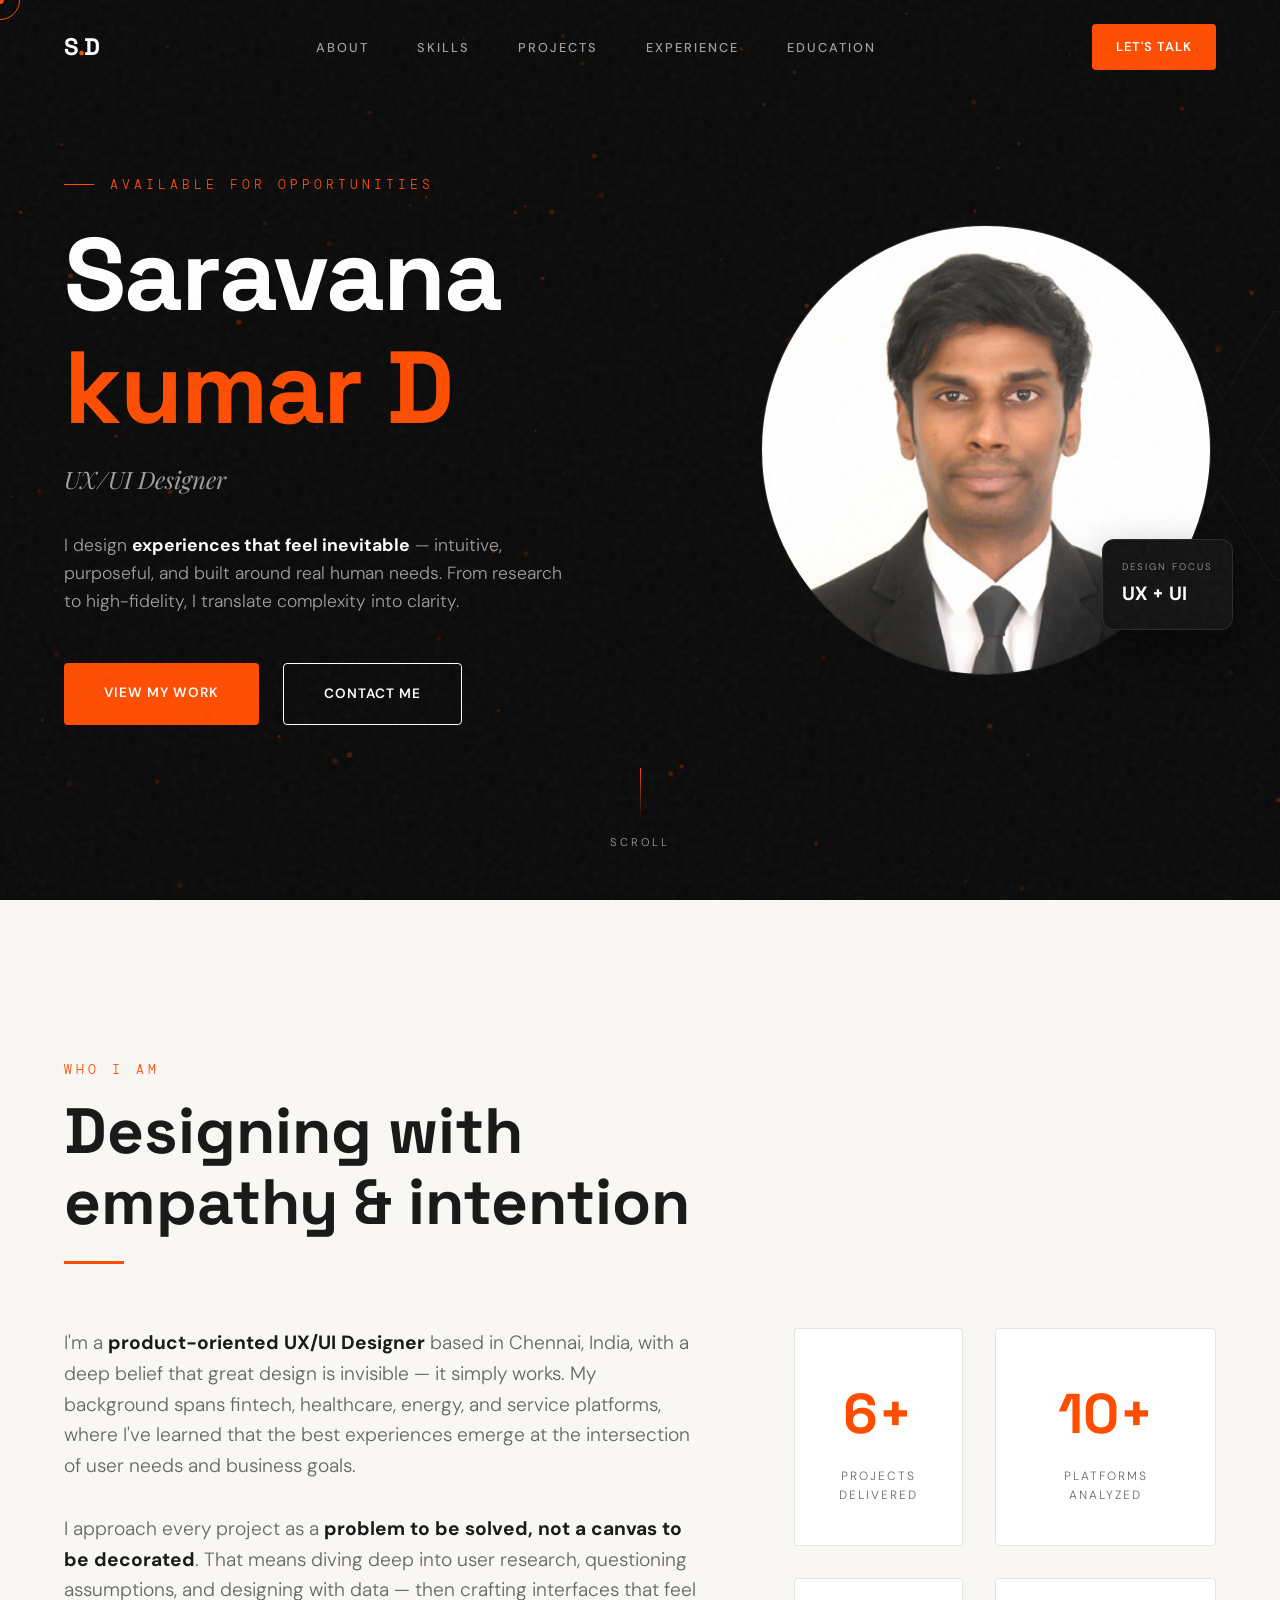
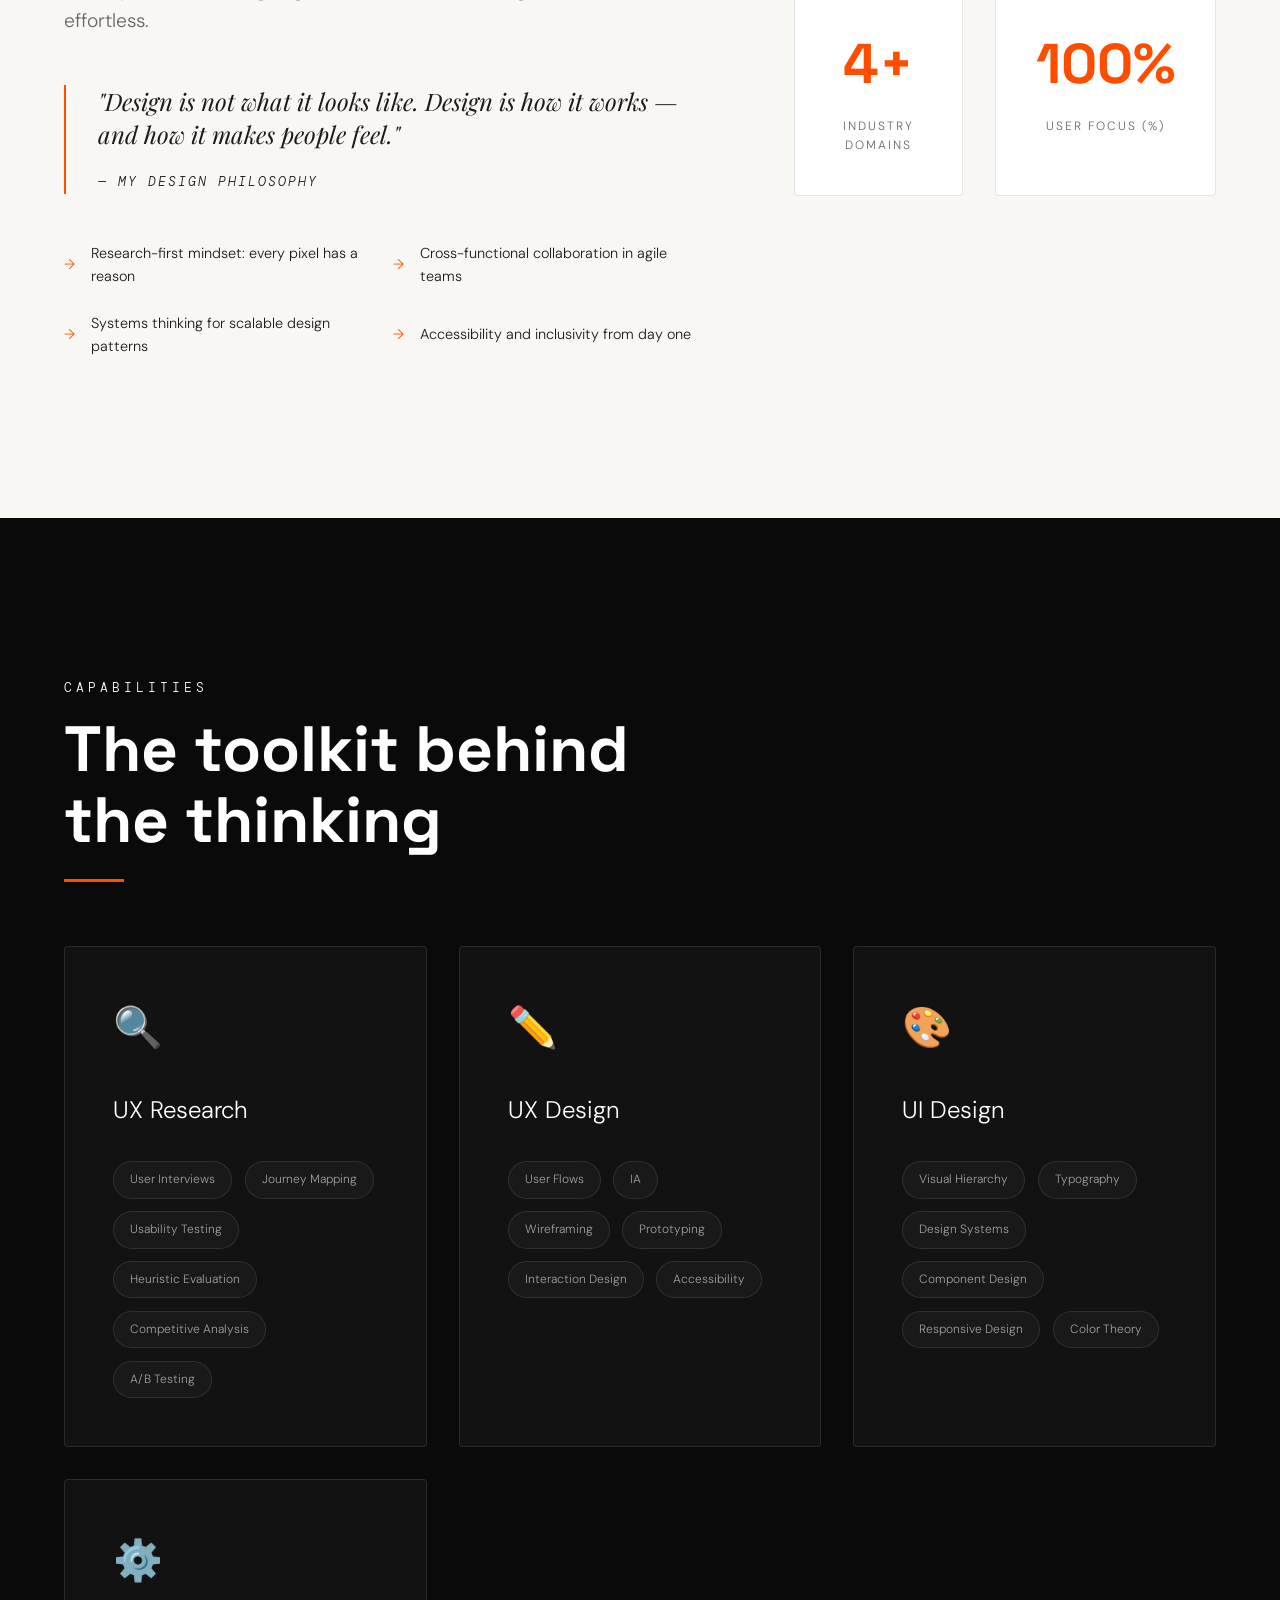
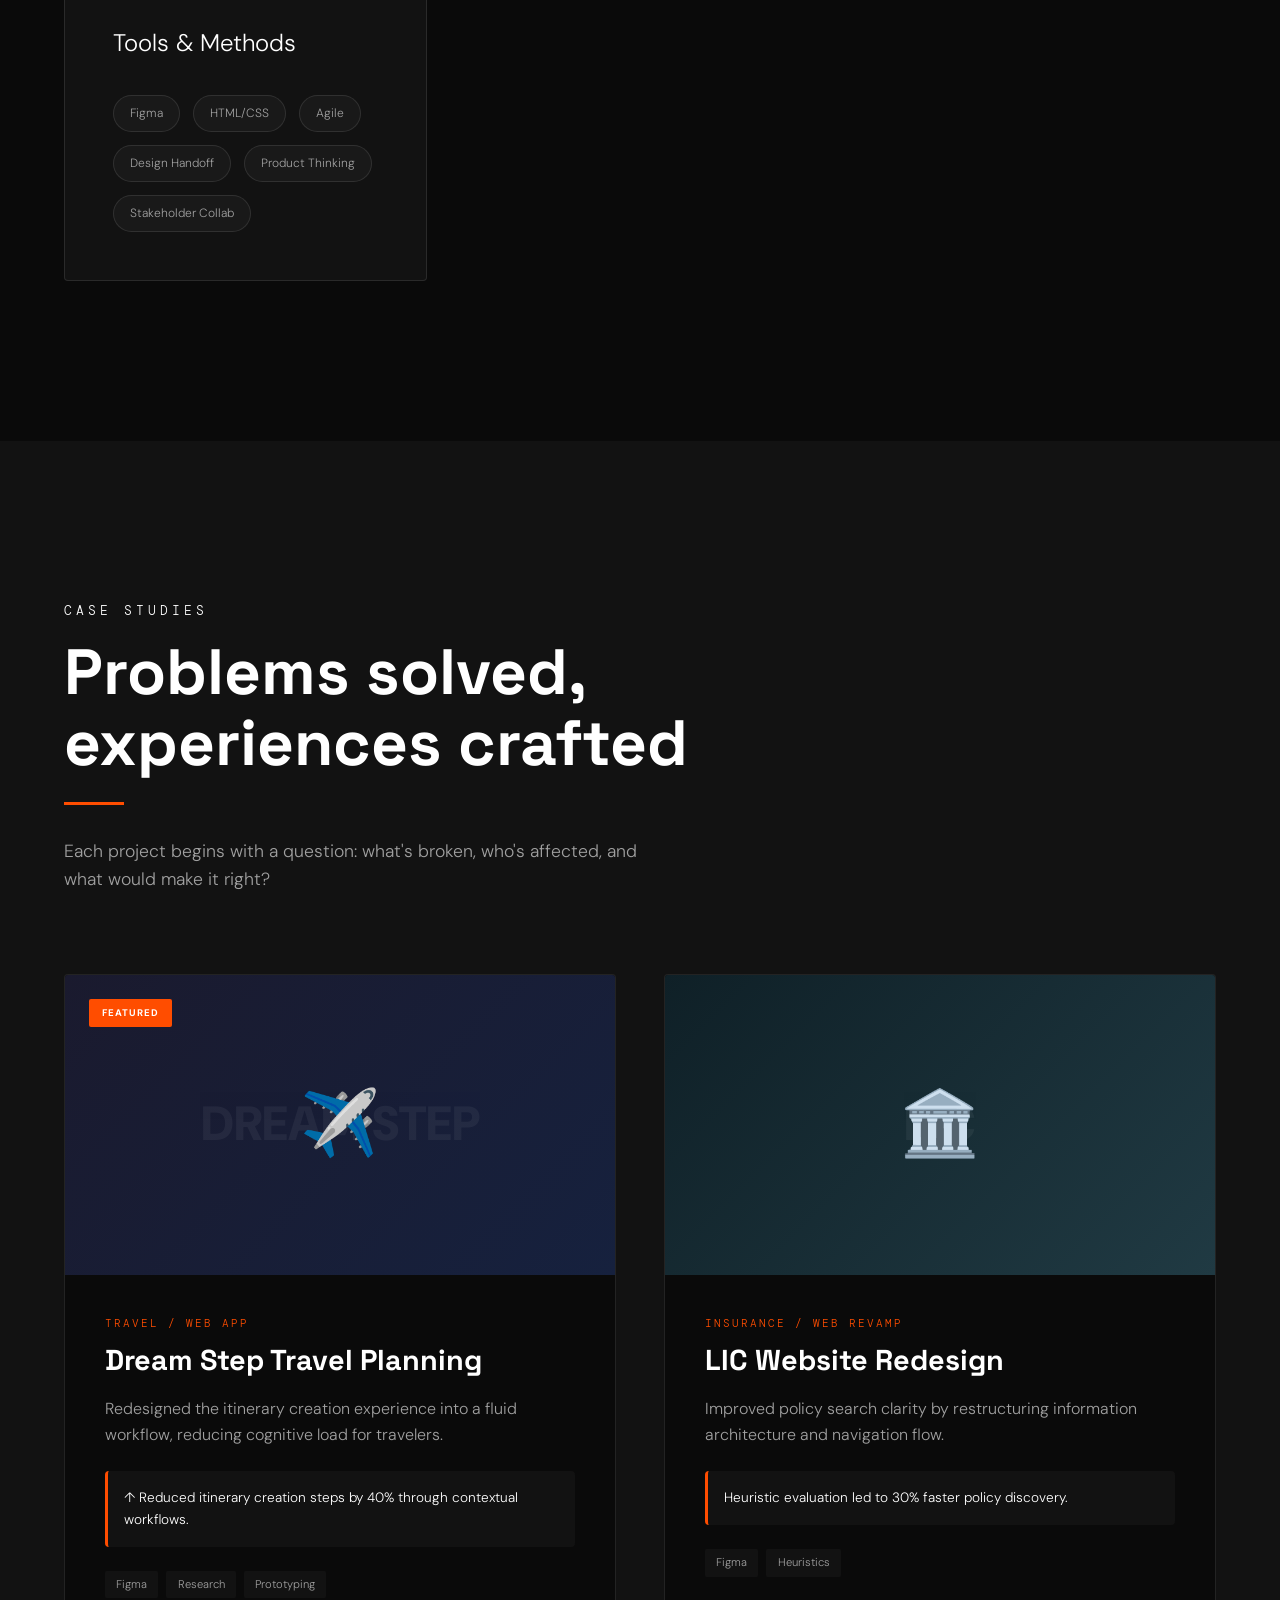
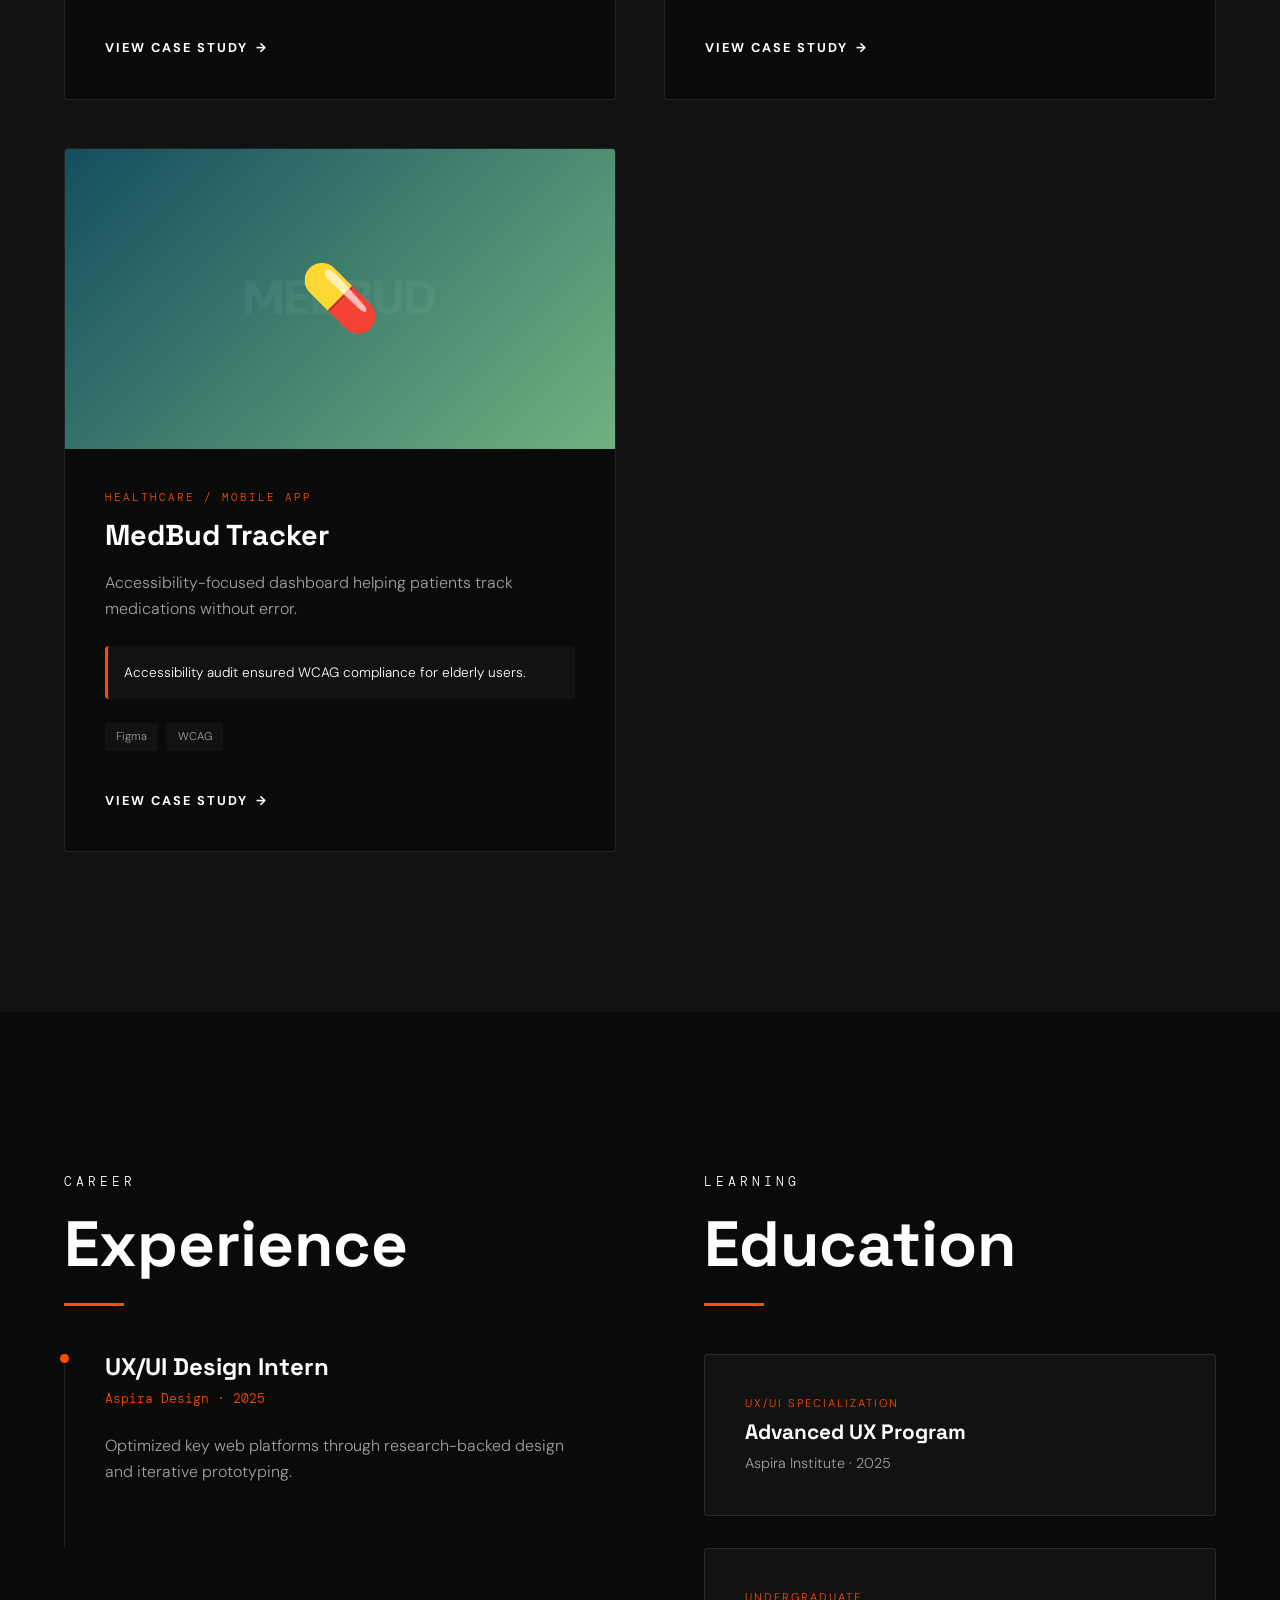
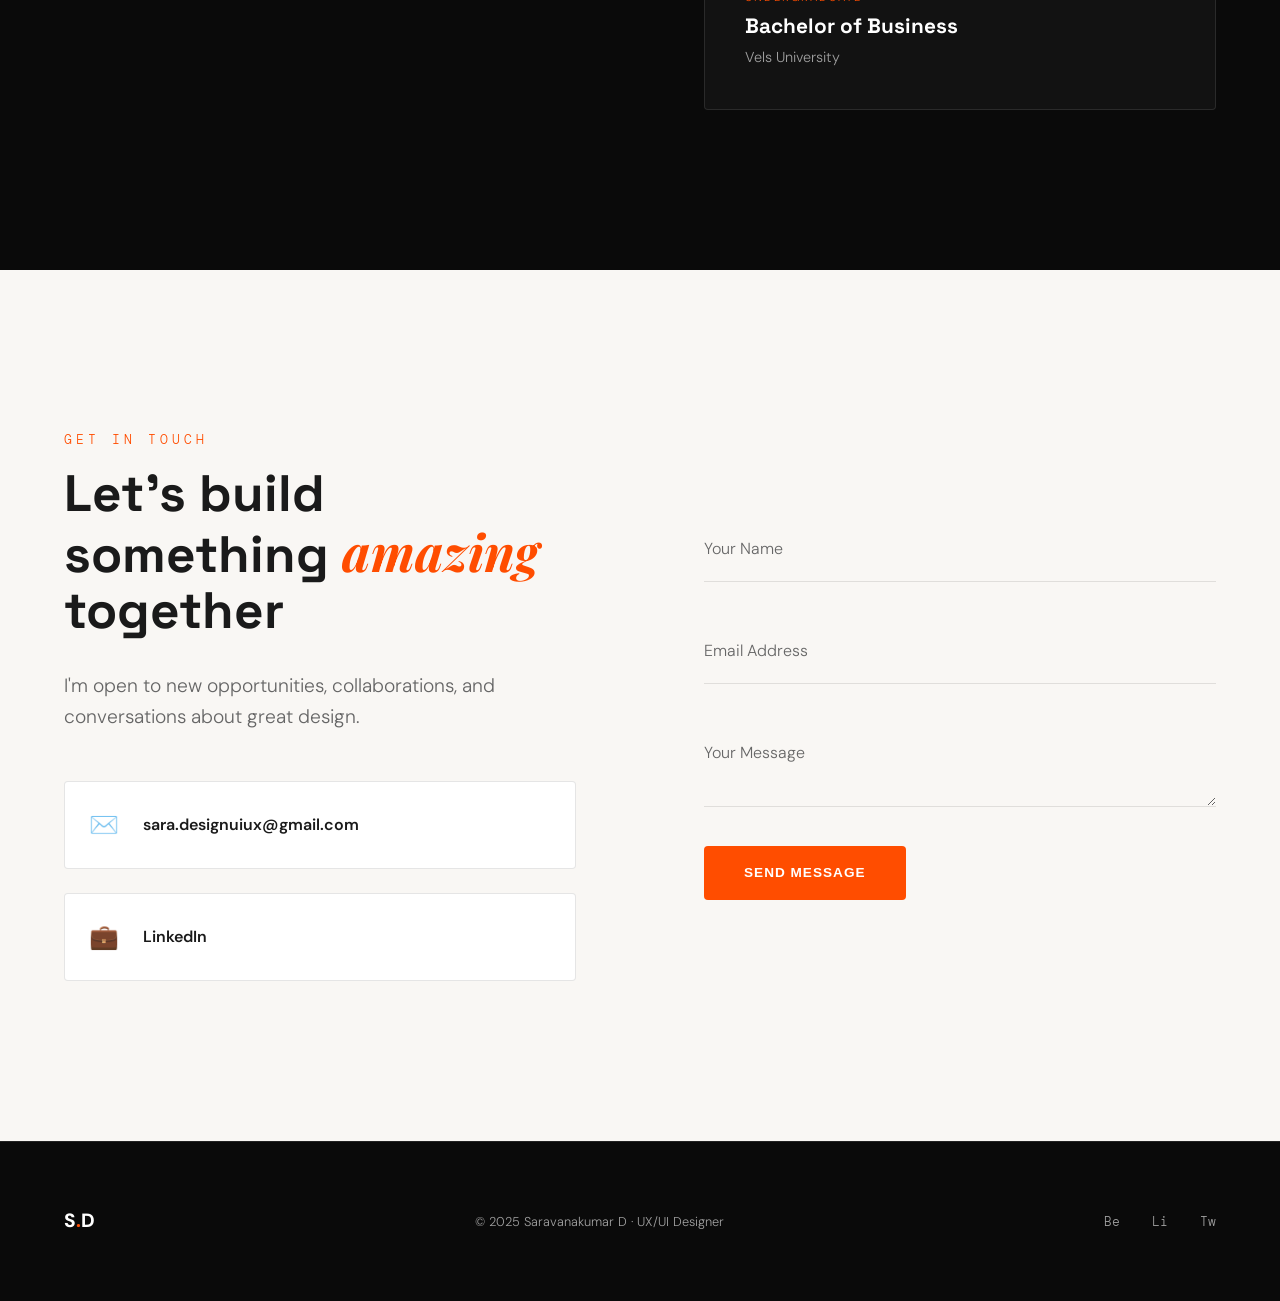
<file: index.html>
<!DOCTYPE html>
<html lang="en">
<head>
    <meta charset="UTF-8">
    <meta name="viewport" content="width=device-width, initial-scale=1.0">
    
    <!-- SEO Meta Tags -->
    <title>Saravanakumar D — UX/UI Designer & Product Thinker</title>
    <meta name="description" content="Portfolio of Saravanakumar D, a product-oriented UX/UI Designer based in Chennai. Designing intuitive, purposeful experiences that bridge user needs and business goals.">
    <meta name="keywords" content="UX Designer, UI Designer, Product Designer, Portfolio, Chennai, Saravanakumar, Design System, User Research">
    <meta name="author" content="Saravanakumar D">
    
    <!-- Open Graph / Facebook -->
    <meta property="og:type" content="website">
    <meta property="og:url" content="https://saravanakumar-portfolio.vercel.app/">
    <meta property="og:title" content="Saravanakumar D — UX/UI Designer">
    <meta property="og:description" content="Designing experiences that feel inevitable — intuitive, purposeful, and built around real human needs.">
    <meta property="og:image" content="https://saravanakumar-portfolio.vercel.app/og-image.png">

    <!-- Twitter -->
    <meta property="twitter:card" content="summary_large_image">
    <meta property="twitter:url" content="https://saravanakumar-portfolio.vercel.app/">
    <meta property="twitter:title" content="Saravanakumar D — UX/UI Designer">
    <meta property="twitter:description" content="Designing experiences that feel inevitable — intuitive, purposeful, and built around real human needs.">
    <meta property="twitter:image" content="https://saravanakumar-portfolio.vercel.app/og-image.png">

    <!-- Favicon -->
    <link rel="icon" type="image/svg+xml" href="data:image/svg+xml,<svg xmlns='http://www.w3.org/2000/svg' viewBox='0 0 100 100'><text y='.9em' font-size='90'>🎨</text></svg>">

    <!-- Fonts -->
    <link rel="preconnect" href="https://fonts.googleapis.com">
    <link rel="preconnect" href="https://fonts.gstatic.com" crossorigin>
    <link href="https://fonts.googleapis.com/css2?family=Playfair+Display:ital,wght@0,400;0,700;0,900;1,400&family=DM+Sans:wght@300;400;500;700&family=DM+Mono:wght@400;500&family=Space+Grotesk:wght@300;400;500;600;700&display=swap" rel="stylesheet">

    <!-- CSS -->
    <link rel="stylesheet" href="styles.css">
</head>
<body class="loading">
    
    <!-- Progress Bar -->
    <div id="progress-bar"></div>

    <!-- Custom Cursor -->
    <div id="cursor"></div>
    <div id="cursor-ring"></div>

    <!-- Navigation -->
    <nav id="nav">
        <a href="#hero" class="nav-logo">S<span>.</span>D</a>
        <ul class="nav-links">
            <li><a href="#about">About</a></li>
            <li><a href="#skills">Skills</a></li>
            <li><a href="#projects">Projects</a></li>
            <li><a href="#experience">Experience</a></li>
            <li><a href="#education">Education</a></li>
        </ul>
        <div class="nav-actions">
            <a href="#contact" class="nav-cta">Let's Talk</a>
            <button class="hamburger" id="hamburger" aria-label="Toggle Menu">
                <span></span><span></span><span></span>
            </button>
        </div>
    </nav>

    <!-- Mobile menu -->
    <div class="mobile-menu" id="mobileMenu">
        <button class="mobile-close" id="mobileClose" aria-label="Close Menu">✕</button>
        <div class="mobile-links">
            <a href="#about" class="mobile-link">About</a>
            <a href="#skills" class="mobile-link">Skills</a>
            <a href="#projects" class="mobile-link">Projects</a>
            <a href="#experience" class="mobile-link">Experience</a>
            <a href="#education" class="mobile-link">Education</a>
            <a href="#contact" class="mobile-link">Contact</a>
        </div>
    </div>

    <!-- Hero -->
    <section id="hero">
        <div class="hero-canvas-container">
            <canvas id="hero-canvas"></canvas>
        </div>
        <div class="hero-bg-text" id="hero-bg-text">UX</div>
        <div class="hero-content">
            <div class="hero-left">
                <div class="hero-eyebrow-container">
                    <p class="hero-eyebrow">Available for opportunities</p>
                </div>
                <h1 class="hero-name split-text">Saravana<br><span class="accent-text">kumar D</span></h1>
                <p class="hero-title typewriter" data-words='["UX/UI Designer", "Product Thinker", "Problem Solver"]'></p>
                <p class="hero-tagline">I design <strong>experiences that feel inevitable</strong> — intuitive, purposeful, and built around real human needs. From research to high-fidelity, I translate complexity into clarity.</p>
                <div class="hero-ctas">
                    <a href="#projects" class="btn-primary magnetic">View My Work</a>
                    <a href="#contact" class="btn-outline magnetic">Contact Me</a>
                </div>
            </div>
            <div class="hero-right">
                <div class="hero-avatar-wrap">
                    <div class="hero-dot"></div>
                    <div class="hero-avatar">
                        <img src="profile.jpeg" alt="Saravanakumar D" class="profile-img">
                    </div>
                    <div class="hero-badge floating">
                        <div class="badge-label">Design Focus</div>
                        <div class="badge-value">UX + UI</div>
                    </div>
                </div>
            </div>
        </div>
        <div class="hero-scroll-hint">
            <div class="scroll-line"></div>
            <span>Scroll</span>
        </div>
    </section>

    <!-- About -->
    <section id="about">
        <div class="container">
            <div class="section-header reveal">
                <p class="section-tag">Who I Am</p>
                <h2 class="section-title">Designing with<br>empathy & intention</h2>
                <div class="section-line"></div>
            </div>
            <div class="about-grid">
                <div class="about-text reveal-left">
                    <p>I'm a <strong>product-oriented UX/UI Designer</strong> based in Chennai, India, with a deep belief that great design is invisible — it simply works. My background spans fintech, healthcare, energy, and service platforms, where I've learned that the best experiences emerge at the intersection of user needs and business goals.</p>
                    <p>I approach every project as a <strong>problem to be solved, not a canvas to be decorated</strong>. That means diving deep into user research, questioning assumptions, and designing with data — then crafting interfaces that feel effortless.</p>
                    <div class="philosophy-block">
                        <blockquote>"Design is not what it looks like. Design is how it works — and how it makes people feel."</blockquote>
                        <cite>— My Design Philosophy</cite>
                    </div>
                    <ul class="differentiator-list">
                        <li>Research-first mindset: every pixel has a reason</li>
                        <li>Cross-functional collaboration in agile teams</li>
                        <li>Systems thinking for scalable design patterns</li>
                        <li>Accessibility and inclusivity from day one</li>
                    </ul>
                </div>
                <div class="about-visual reveal-right">
                    <div class="about-numbers">
                        <div class="num-card">
                            <div class="num" data-target="6">0</div>
                            <div class="num-label">Projects Delivered</div>
                        </div>
                        <div class="num-card">
                            <div class="num" data-target="10">0</div>
                            <div class="num-label">Platforms Analyzed</div>
                        </div>
                        <div class="num-card">
                            <div class="num" data-target="4">0</div>
                            <div class="num-label">Industry Domains</div>
                        </div>
                        <div class="num-card">
                            <div class="num" data-target="100">0</div>
                            <div class="num-label">User Focus (%)</div>
                        </div>
                    </div>
                </div>
            </div>
        </div>
    </section>

    <!-- Skills -->
    <section id="skills">
        <div class="container">
            <div class="section-header reveal">
                <p class="section-tag">Capabilities</p>
                <h2 class="section-title">The toolkit behind<br>the thinking</h2>
                <div class="section-line"></div>
            </div>
            <div class="skills-grid">
                <div class="skill-category reveal">
                    <div class="skill-category-icon">🔍</div>
                    <div class="skill-category-title">UX Research</div>
                    <div class="skill-tags">
                        <span class="skill-tag">User Interviews</span>
                        <span class="skill-tag">Journey Mapping</span>
                        <span class="skill-tag">Usability Testing</span>
                        <span class="skill-tag">Heuristic Evaluation</span>
                        <span class="skill-tag">Competitive Analysis</span>
                        <span class="skill-tag">A/B Testing</span>
                    </div>
                </div>
                <div class="skill-category reveal">
                    <div class="skill-category-icon">✏️</div>
                    <div class="skill-category-title">UX Design</div>
                    <div class="skill-tags">
                        <span class="skill-tag">User Flows</span>
                        <span class="skill-tag">IA</span>
                        <span class="skill-tag">Wireframing</span>
                        <span class="skill-tag">Prototyping</span>
                        <span class="skill-tag">Interaction Design</span>
                        <span class="skill-tag">Accessibility</span>
                    </div>
                </div>
                <div class="skill-category reveal">
                    <div class="skill-category-icon">🎨</div>
                    <div class="skill-category-title">UI Design</div>
                    <div class="skill-tags">
                        <span class="skill-tag">Visual Hierarchy</span>
                        <span class="skill-tag">Typography</span>
                        <span class="skill-tag">Design Systems</span>
                        <span class="skill-tag">Component Design</span>
                        <span class="skill-tag">Responsive Design</span>
                        <span class="skill-tag">Color Theory</span>
                    </div>
                </div>
                <div class="skill-category reveal">
                    <div class="skill-category-icon">⚙️</div>
                    <div class="skill-category-title">Tools & Methods</div>
                    <div class="skill-tags">
                        <span class="skill-tag">Figma</span>
                        <span class="skill-tag">HTML/CSS</span>
                        <span class="skill-tag">Agile</span>
                        <span class="skill-tag">Design Handoff</span>
                        <span class="skill-tag">Product Thinking</span>
                        <span class="skill-tag">Stakeholder Collab</span>
                    </div>
                </div>
            </div>
        </div>
    </section>

    <!-- Projects -->
    <section id="projects">
        <div class="container">
            <div class="section-header reveal">
                <p class="section-tag">Case Studies</p>
                <h2 class="section-title">Problems solved,<br>experiences crafted</h2>
                <div class="section-line"></div>
                <p class="projects-intro">Each project begins with a question: what's broken, who's affected, and what would make it right?</p>
            </div>
            
            <div class="projects-grid">
                <!-- Project 1: Dream Step -->
                <div class="project-card reveal" data-tilt>
                    <div class="project-card-visual" style="background: linear-gradient(135deg, #1a1a2e 0%, #16213e 100%);">
                        <div class="project-visual-label">Dream Step</div>
                        <div class="project-visual-icon">✈️</div>
                        <span class="project-tag">Featured</span>
                    </div>
                    <div class="project-card-body">
                        <p class="project-domain">Travel / Web App</p>
                        <h3 class="project-title">Dream Step Travel Planning</h3>
                        <p class="project-description">Redesigned the itinerary creation experience into a fluid workflow, reducing cognitive load for travelers.</p>
                        <div class="project-outcome">↑ Reduced itinerary creation steps by 40% through contextual workflows.</div>
                        <div class="project-tags">
                            <span class="tool-chip">Figma</span>
                            <span class="tool-chip">Research</span>
                            <span class="tool-chip">Prototyping</span>
                        </div>
                        <div class="project-ctas">
                            <a href="https://www.behance.net/sara0408" target="_blank" class="project-link primary">View Case Study</a>
                        </div>
                    </div>
                </div>

                <!-- Project 2: LIC -->
                <div class="project-card reveal" data-tilt>
                    <div class="project-card-visual" style="background: linear-gradient(135deg, #0f2027, #203a43);">
                        <div class="project-visual-label">LIC</div>
                        <div class="project-visual-icon">🏛️</div>
                    </div>
                    <div class="project-card-body">
                        <p class="project-domain">Insurance / Web Revamp</p>
                        <h3 class="project-title">LIC Website Redesign</h3>
                        <p class="project-description">Improved policy search clarity by restructuring information architecture and navigation flow.</p>
                        <div class="project-outcome">Heuristic evaluation led to 30% faster policy discovery.</div>
                        <div class="project-tags">
                            <span class="tool-chip">Figma</span>
                            <span class="tool-chip">Heuristics</span>
                        </div>
                        <div class="project-ctas">
                            <a href="https://www.behance.net/sara0408" target="_blank" class="project-link primary">View Case Study</a>
                        </div>
                    </div>
                </div>

                <!-- Project 3: MedBud -->
                <div class="project-card reveal" data-tilt>
                    <div class="project-card-visual" style="background: linear-gradient(135deg, #134e5e, #71b280);">
                        <div class="project-visual-label">MedBud</div>
                        <div class="project-visual-icon">💊</div>
                    </div>
                    <div class="project-card-body">
                        <p class="project-domain">Healthcare / Mobile App</p>
                        <h3 class="project-title">MedBud Tracker</h3>
                        <p class="project-description">Accessibility-focused dashboard helping patients track medications without error.</p>
                        <div class="project-outcome">Accessibility audit ensured WCAG compliance for elderly users.</div>
                        <div class="project-tags">
                            <span class="tool-chip">Figma</span>
                            <span class="tool-chip">WCAG</span>
                        </div>
                        <div class="project-ctas">
                            <a href="https://www.behance.net/sara0408" target="_blank" class="project-link primary">View Case Study</a>
                        </div>
                    </div>
                </div>

                <!-- More projects can be added here -->
            </div>
        </div>
    </section>

    <!-- Experience & Education -->
    <section id="experience">
        <div class="container">
            <div class="dual-grid">
                <div class="exp-section reveal-left">
                    <div class="section-header">
                        <p class="section-tag">Career</p>
                        <h2 class="section-title">Experience</h2>
                        <div class="section-line"></div>
                    </div>
                    <div class="exp-timeline">
                        <div class="exp-item">
                            <h3 class="exp-role">UX/UI Design Intern</h3>
                            <p class="exp-company">Aspira Design · 2025</p>
                            <p class="exp-desc">Optimized key web platforms through research-backed design and iterative prototyping.</p>
                        </div>
                    </div>
                </div>
                <div class="edu-section reveal-right">
                    <div class="section-header">
                        <p class="section-tag">Learning</p>
                        <h2 class="section-title">Education</h2>
                        <div class="section-line"></div>
                    </div>
                    <div class="edu-grid">
                        <div class="edu-card">
                            <p class="edu-type">UX/UI Specialization</p>
                            <h3 class="edu-degree">Advanced UX Program</h3>
                            <p class="edu-institution">Aspira Institute · 2025</p>
                        </div>
                        <div class="edu-card">
                            <p class="edu-type">Undergraduate</p>
                            <h3 class="edu-degree">Bachelor of Business</h3>
                            <p class="edu-institution">Vels University</p>
                        </div>
                    </div>
                </div>
            </div>
        </div>
    </section>

    <!-- Contact -->
    <section id="contact">
        <div class="container">
            <div class="contact-wrap">
                <div class="contact-info reveal-left">
                    <p class="section-tag">Get In Touch</p>
                    <h2 class="contact-title">Let's build something <span class="accent-text italic">amazing</span> together</h2>
                    <p class="contact-desc">I'm open to new opportunities, collaborations, and conversations about great design.</p>
                    <div class="contact-links">
                        <a href="mailto:sara.designuiux@gmail.com" class="contact-link magnetic">
                            <span class="icon">✉️</span>
                            <span class="text">sara.designuiux@gmail.com</span>
                        </a>
                        <a href="https://www.linkedin.com/in/sara0408/" target="_blank" class="contact-link magnetic">
                            <span class="icon">💼</span>
                            <span class="text">LinkedIn</span>
                        </a>
                    </div>
                </div>
                <div class="contact-form-container reveal-right">
                    <form class="contact-form" id="contact-form">
                        <div class="form-group">
                            <input type="text" id="name" required placeholder=" ">
                            <label for="name">Your Name</label>
                        </div>
                        <div class="form-group">
                            <input type="email" id="email" required placeholder=" ">
                            <label for="email">Email Address</label>
                        </div>
                        <div class="form-group">
                            <textarea id="message" required placeholder=" "></textarea>
                            <label for="message">Your Message</label>
                        </div>
                        <button type="submit" class="form-submit btn-primary magnetic">Send Message</button>
                    </form>
                </div>
            </div>
        </div>
    </section>

    <!-- Footer -->
    <footer>
        <div class="container">
            <div class="footer-content">
                <div class="footer-logo">S<span>.</span>D</div>
                <p class="footer-copy">© 2025 Saravanakumar D · UX/UI Designer</p>
                <div class="footer-socials">
                    <a href="#" class="social-link">Be</a>
                    <a href="#" class="social-link">Li</a>
                    <a href="#" class="social-link">Tw</a>
                </div>
            </div>
        </div>
    </footer>

    <!-- JS Scripts -->
    <script src="script.js"></script>
</body>
</html>
</file>
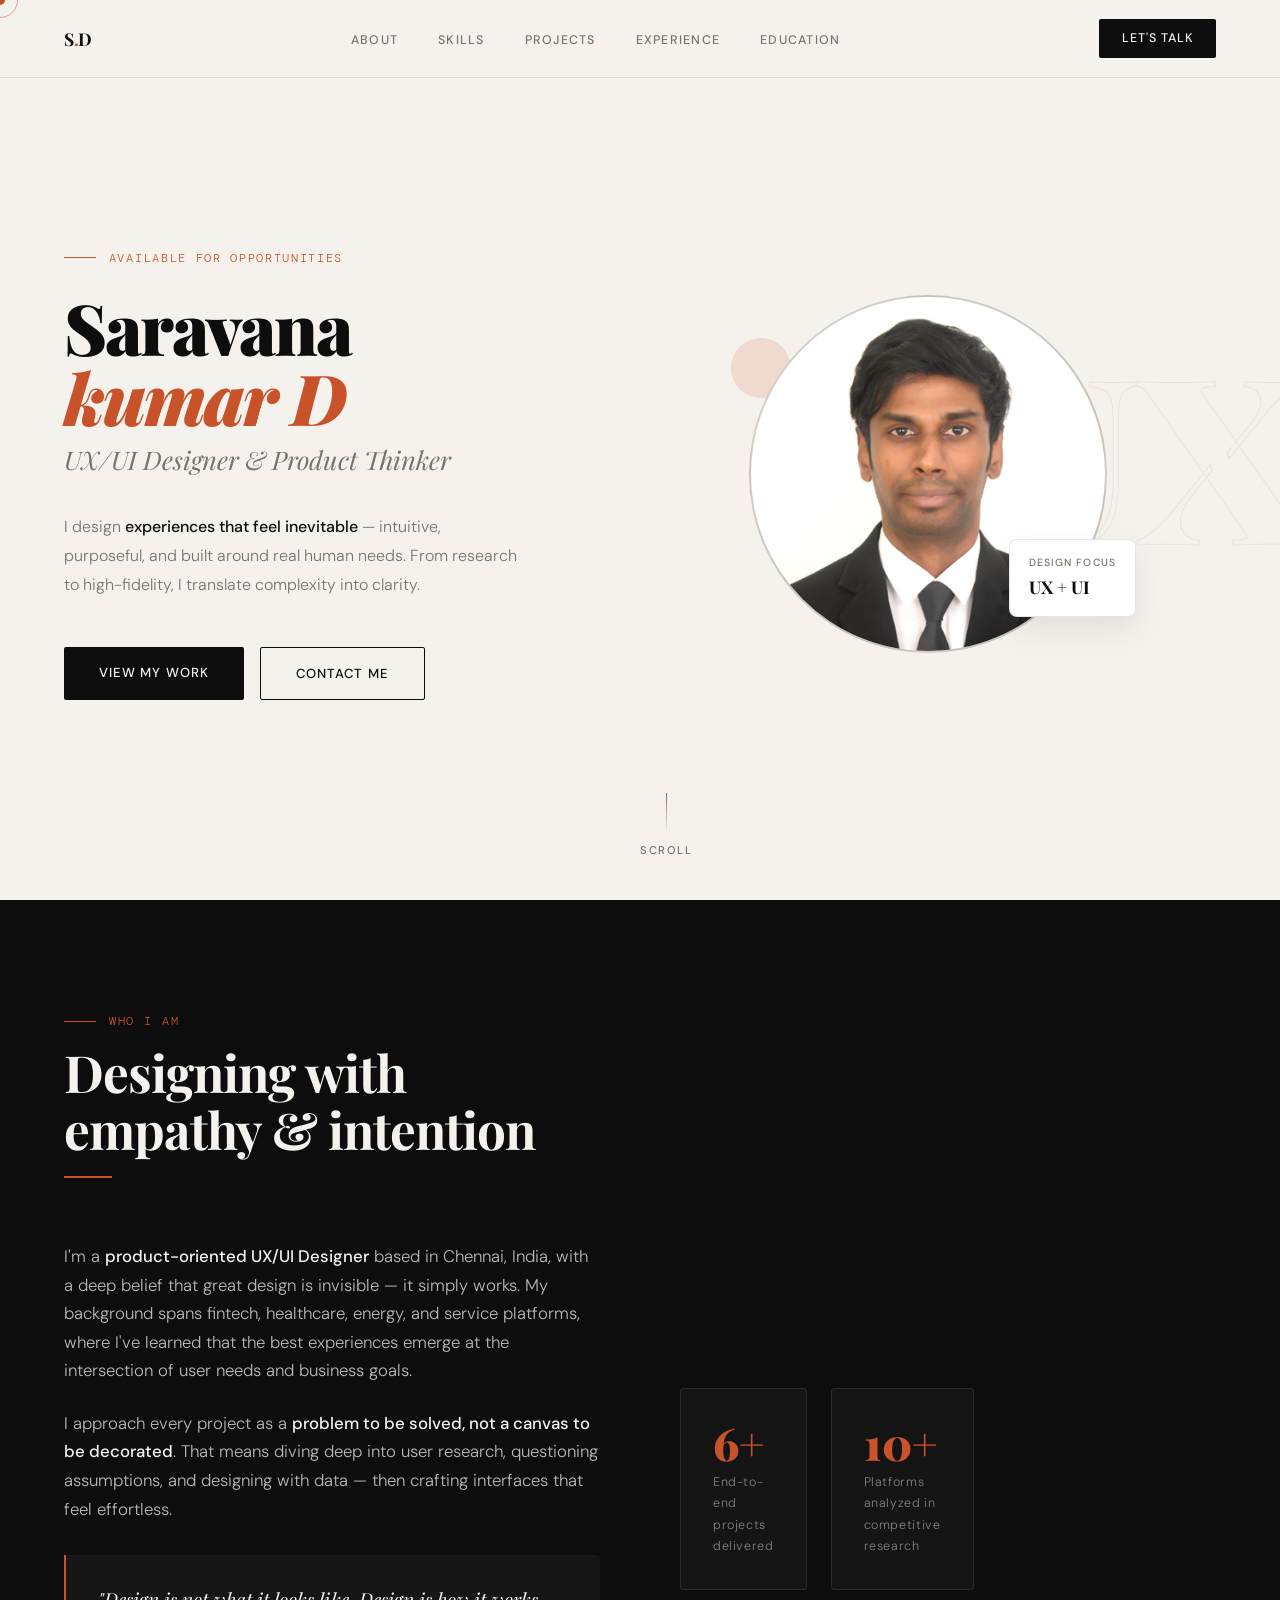
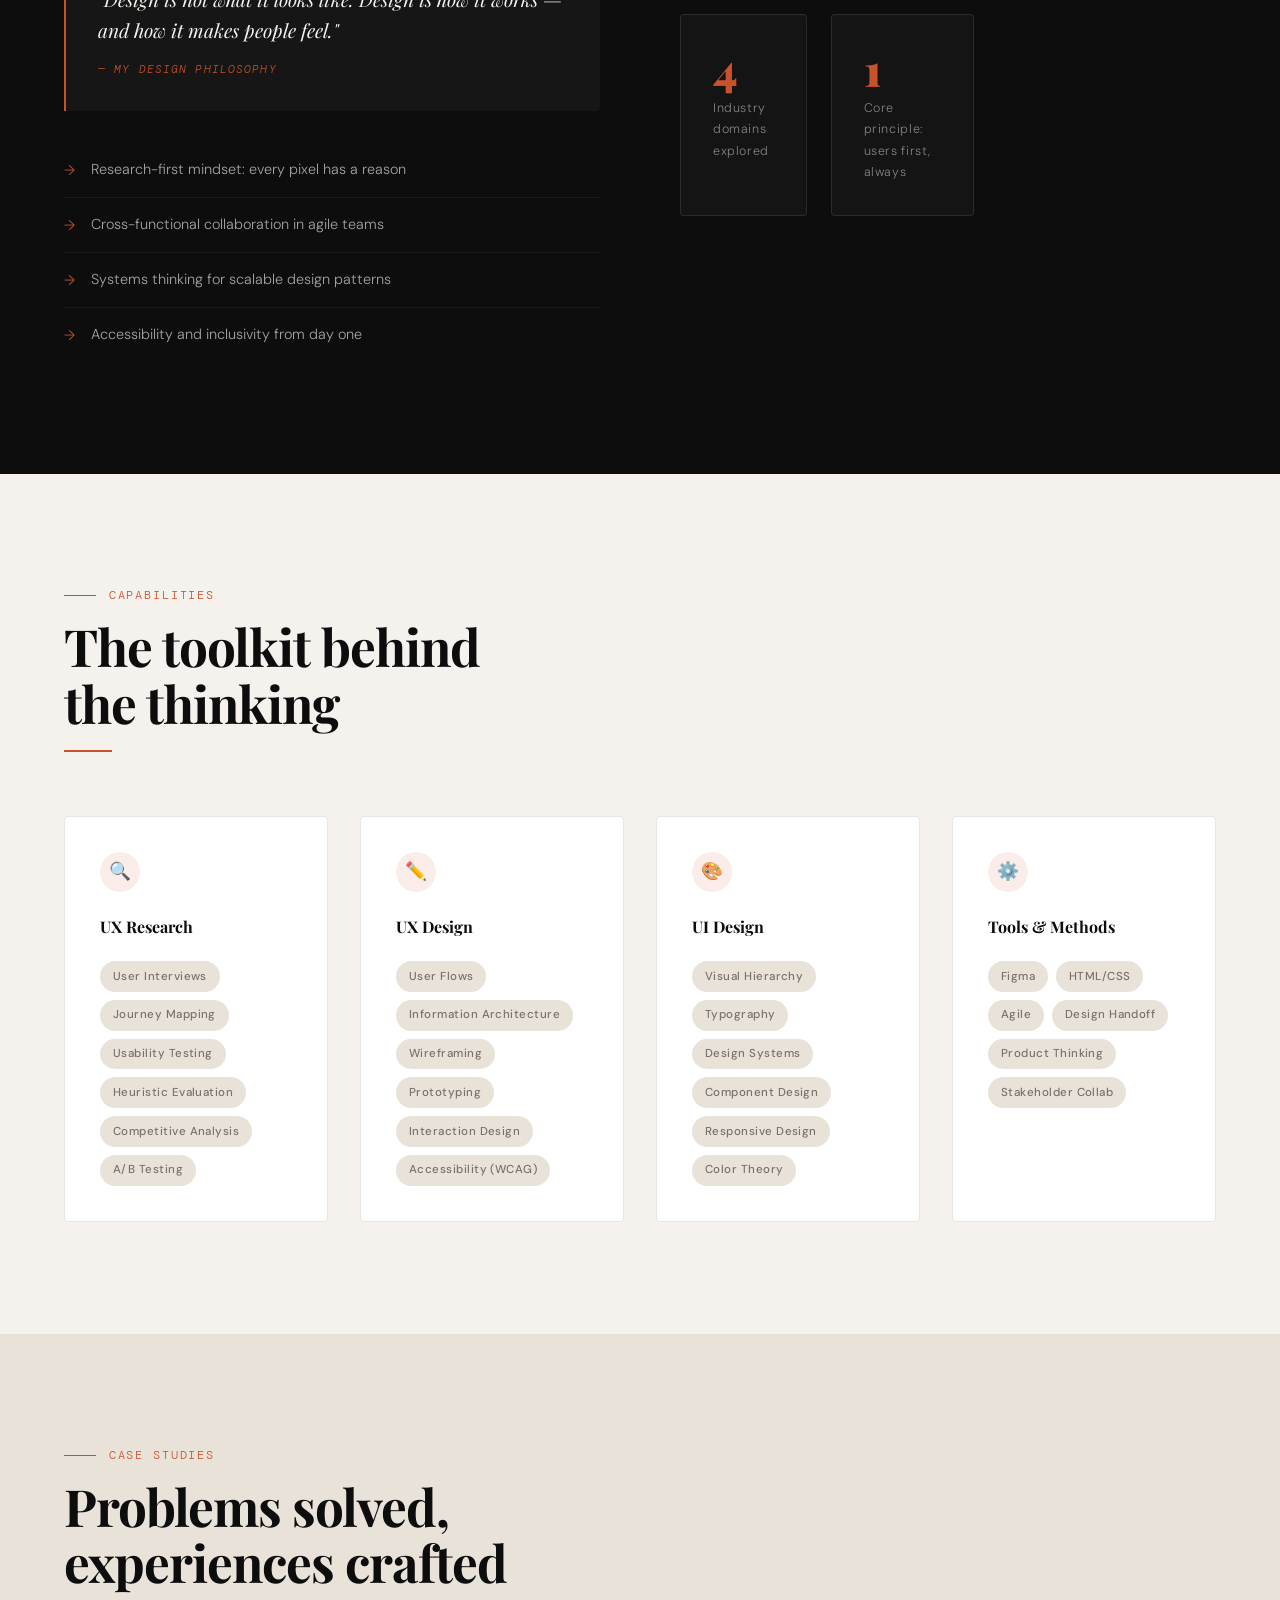
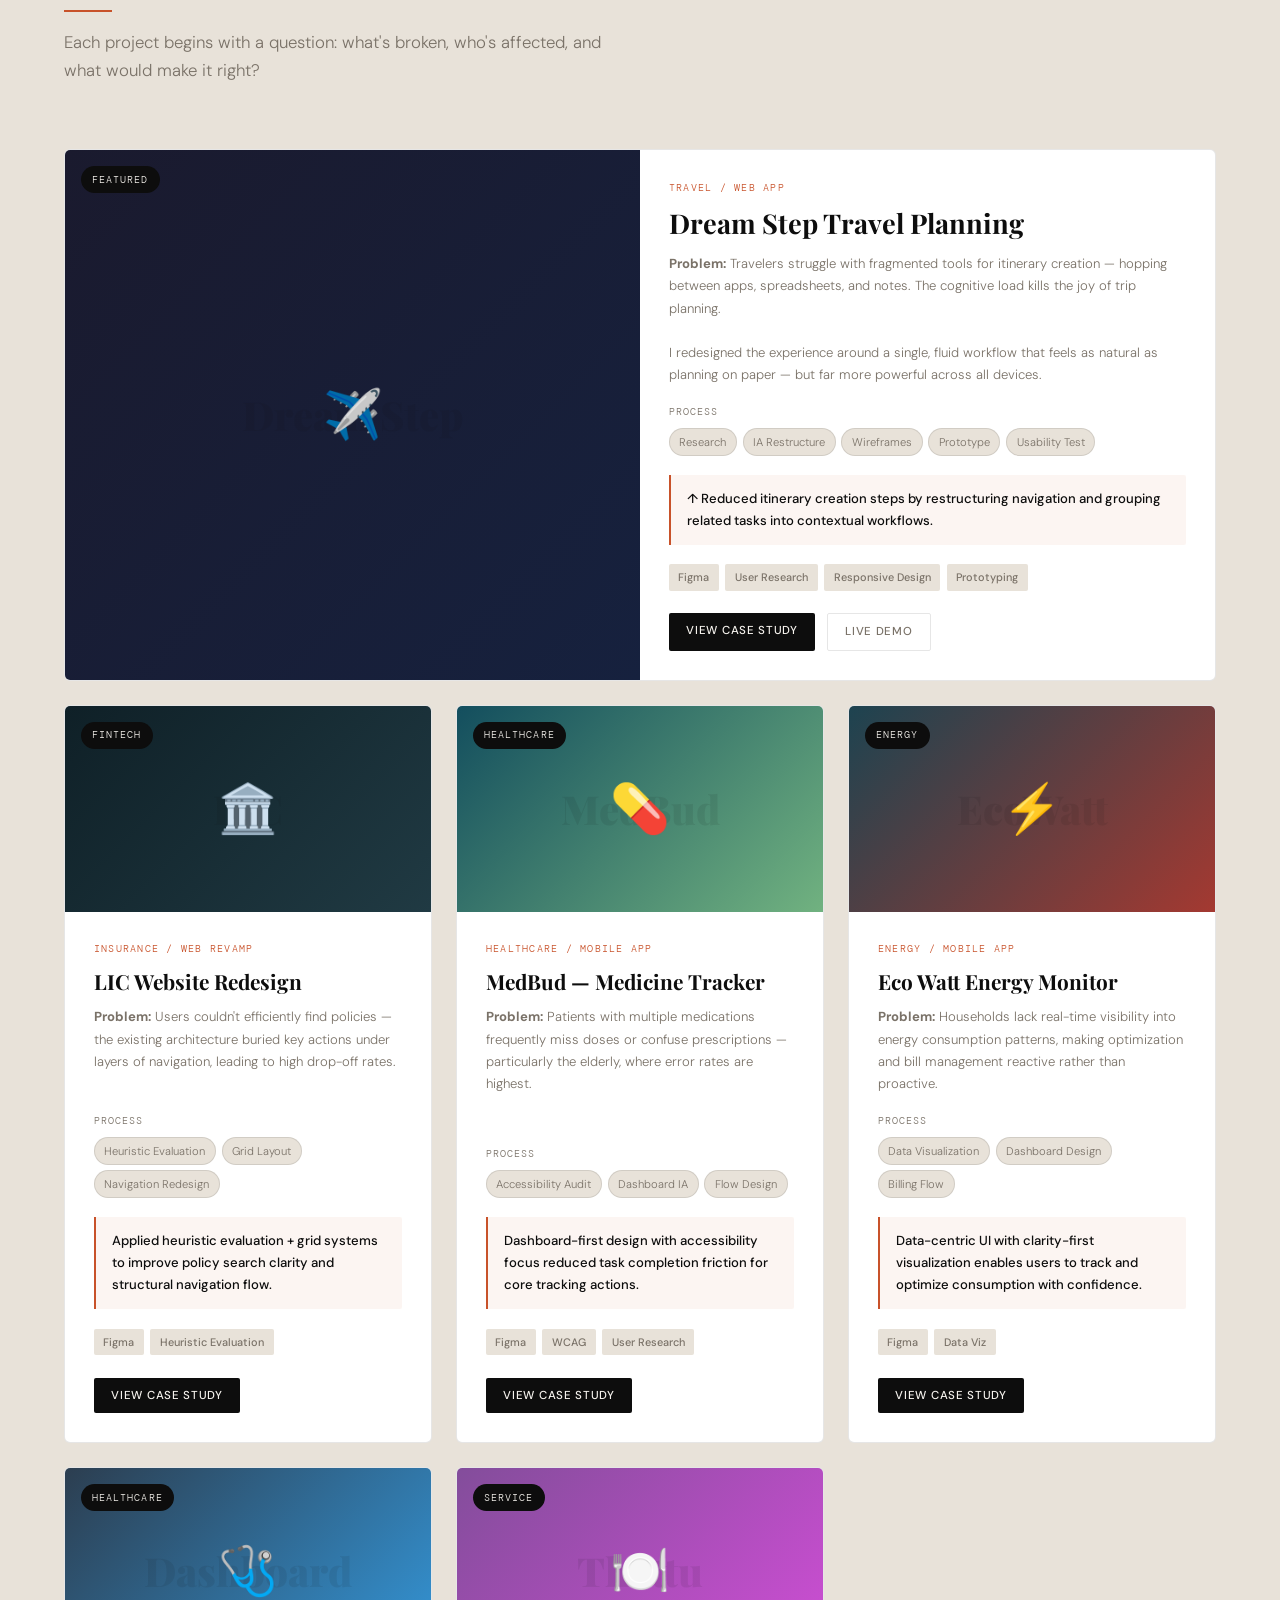
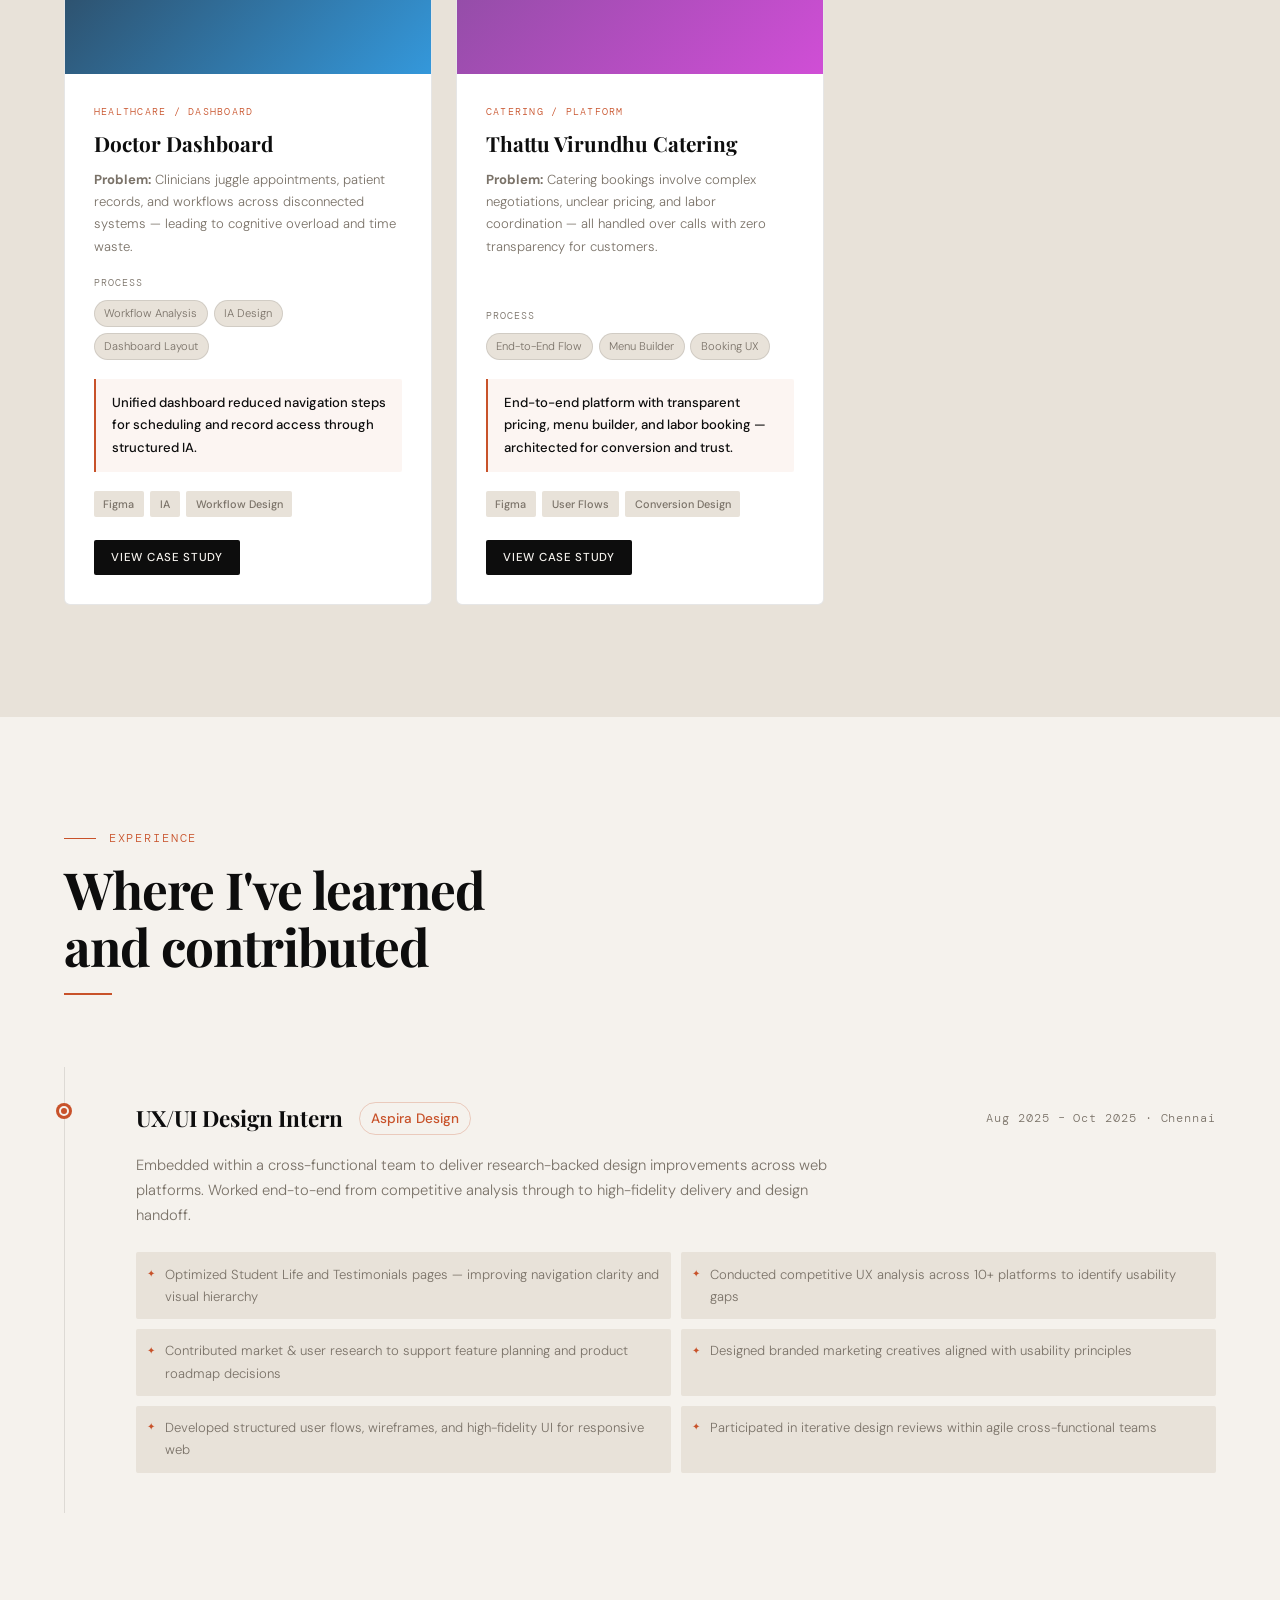
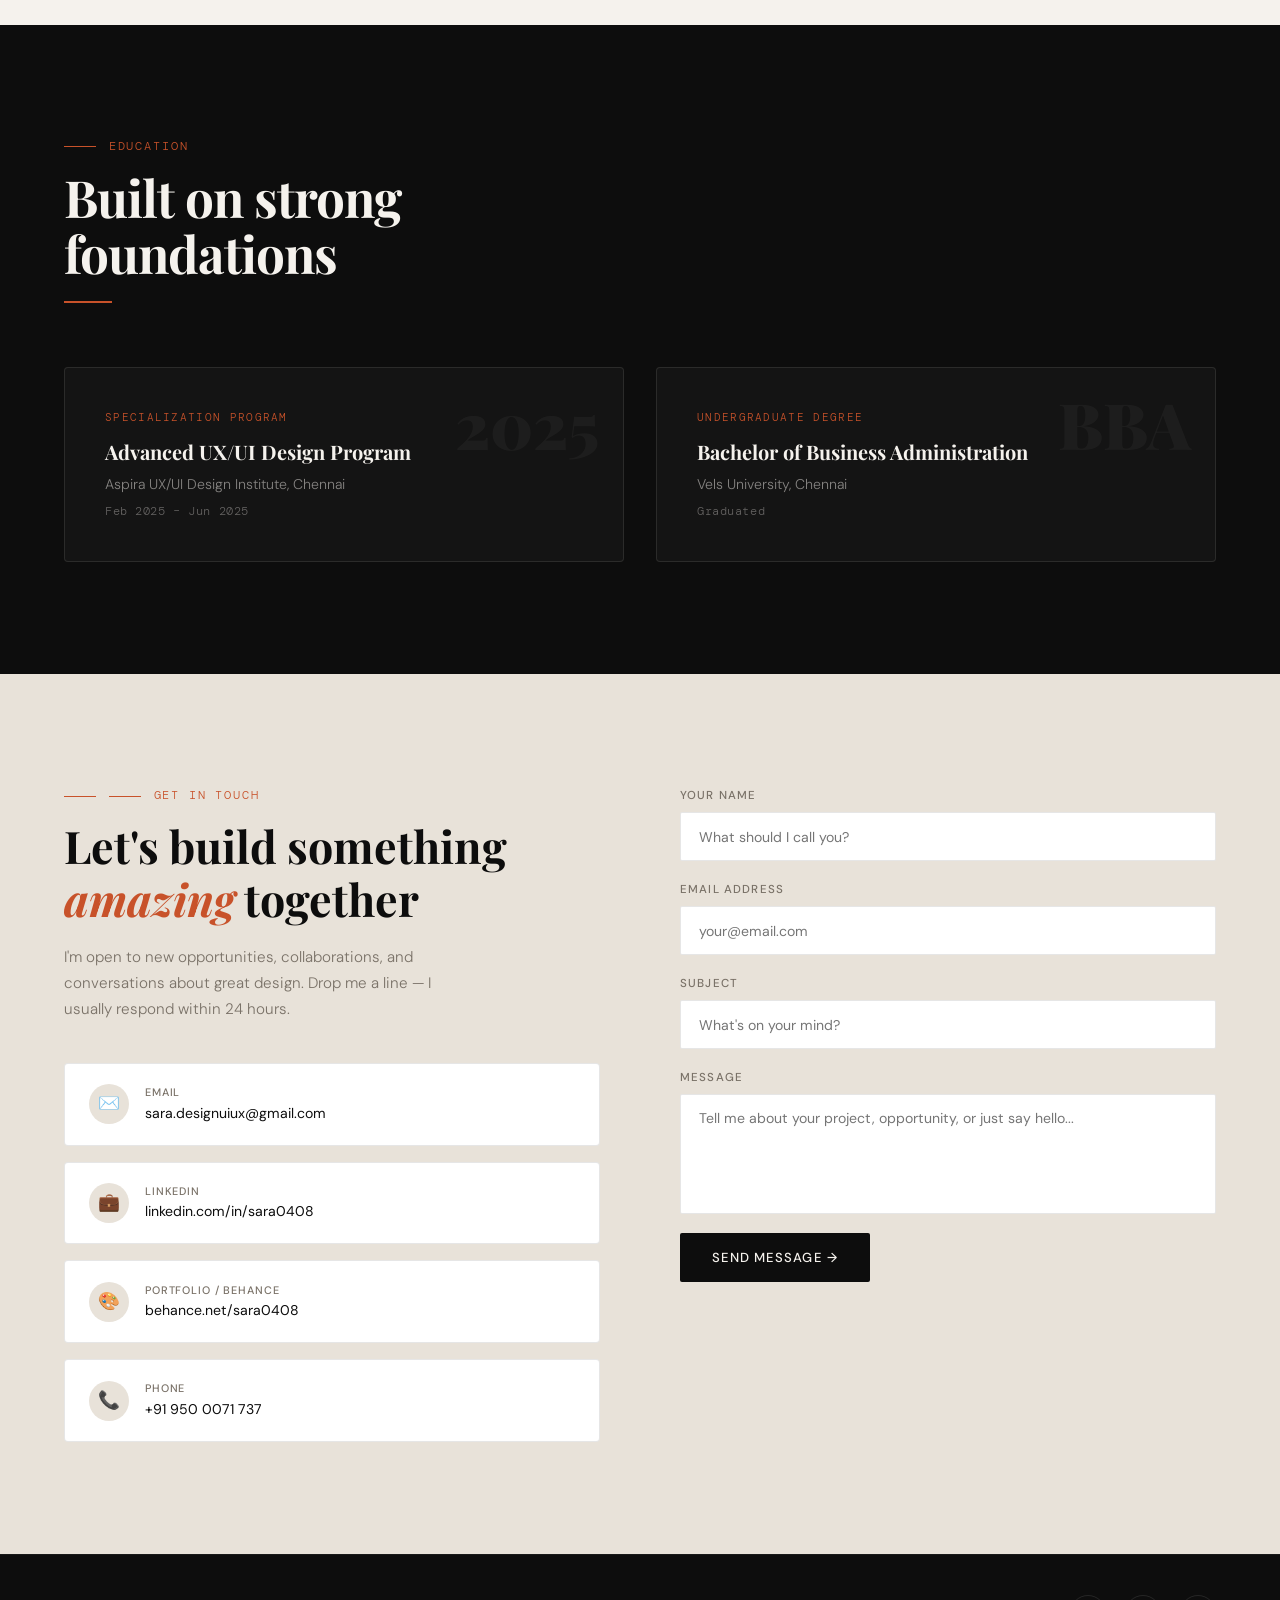
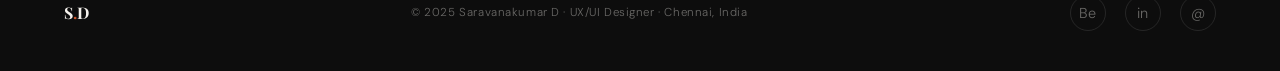
<file: saravanakumar-portfolio.html>
<!DOCTYPE html>
<html lang="en">
<head>
<meta charset="UTF-8">
<meta name="viewport" content="width=device-width, initial-scale=1.0">
<title>Saravanakumar D — UX/UI Designer</title>
<link rel="preconnect" href="https://fonts.googleapis.com">
<link href="https://fonts.googleapis.com/css2?family=Playfair+Display:ital,wght@0,400;0,700;0,900;1,400&family=DM+Sans:wght@300;400;500&family=DM+Mono:wght@400;500&display=swap" rel="stylesheet">
<style>
  :root {
    --ink: #0d0d0d;
    --paper: #f5f2ed;
    --warm: #e8e2d9;
    --accent: #c8522a;
    --accent2: #2a6cc8;
    --muted: #7a7268;
    --line: rgba(13,13,13,0.1);
    --card: #ffffff;
    --serif: 'Playfair Display', Georgia, serif;
    --sans: 'DM Sans', sans-serif;
    --mono: 'DM Mono', monospace;
    --radius: 2px;
    --transition: 0.4s cubic-bezier(0.25, 0.46, 0.45, 0.94);
  }

  *, *::before, *::after { box-sizing: border-box; margin: 0; padding: 0; }

  html { scroll-behavior: smooth; font-size: 16px; }

  body {
    background: var(--paper);
    color: var(--ink);
    font-family: var(--sans);
    font-weight: 300;
    line-height: 1.7;
    overflow-x: hidden;
    cursor: none;
  }

  /* ── Custom cursor ── */
  #cursor {
    position: fixed; width: 10px; height: 10px;
    background: var(--accent); border-radius: 50%;
    pointer-events: none; z-index: 9999;
    transform: translate(-50%, -50%);
    transition: transform 0.1s, width 0.3s, height 0.3s, background 0.3s;
    mix-blend-mode: multiply;
  }
  #cursor-ring {
    position: fixed; width: 36px; height: 36px;
    border: 1.5px solid var(--accent); border-radius: 50%;
    pointer-events: none; z-index: 9998;
    transform: translate(-50%, -50%);
    transition: transform 0.18s ease-out, width 0.3s, height 0.3s, opacity 0.3s;
    opacity: 0.5;
  }
  body:has(a:hover) #cursor, body:has(button:hover) #cursor { width: 20px; height: 20px; background: var(--accent2); }

  /* ── Scroll reveal ── */
  .reveal { opacity: 0; transform: translateY(32px); transition: opacity 0.7s ease, transform 0.7s ease; }
  .reveal.visible { opacity: 1; transform: none; }
  .reveal-left { opacity: 0; transform: translateX(-32px); transition: opacity 0.7s ease, transform 0.7s ease; }
  .reveal-left.visible { opacity: 1; transform: none; }
  .reveal-right { opacity: 0; transform: translateX(32px); transition: opacity 0.7s ease, transform 0.7s ease; }
  .reveal-right.visible { opacity: 1; transform: none; }

  /* ── Nav ── */
  nav {
    position: fixed; top: 0; left: 0; right: 0; z-index: 100;
    display: flex; align-items: center; justify-content: space-between;
    padding: 1.2rem 5vw;
    background: rgba(245, 242, 237, 0.85);
    backdrop-filter: blur(12px);
    border-bottom: 1px solid var(--line);
    transition: background var(--transition);
  }
  .nav-logo {
    font-family: var(--serif); font-size: 1.1rem; font-weight: 700;
    color: var(--ink); text-decoration: none; letter-spacing: -0.02em;
  }
  .nav-logo span { color: var(--accent); }
  .nav-links { display: flex; gap: 2.5rem; list-style: none; }
  .nav-links a {
    font-size: 0.78rem; font-weight: 500; letter-spacing: 0.1em;
    text-transform: uppercase; color: var(--muted); text-decoration: none;
    transition: color var(--transition); position: relative;
  }
  .nav-links a::after {
    content: ''; position: absolute; bottom: -2px; left: 0; width: 0; height: 1px;
    background: var(--accent); transition: width var(--transition);
  }
  .nav-links a:hover { color: var(--ink); }
  .nav-links a:hover::after { width: 100%; }
  .nav-links a.active { color: var(--accent); }
  .nav-cta {
    font-size: 0.78rem; font-weight: 500; letter-spacing: 0.08em;
    text-transform: uppercase; padding: 0.55rem 1.4rem;
    background: var(--ink); color: var(--paper);
    border: none; border-radius: var(--radius); cursor: none;
    text-decoration: none; transition: background var(--transition), transform 0.2s;
  }
  .nav-cta:hover { background: var(--accent); transform: translateY(-1px); }

  /* ── Hamburger ── */
  .hamburger { display: none; flex-direction: column; gap: 5px; background: none; border: none; cursor: none; }
  .hamburger span { display: block; width: 24px; height: 1.5px; background: var(--ink); transition: var(--transition); }

  /* ── Hero ── */
  #hero {
    min-height: 100vh;
    display: grid; grid-template-columns: 1fr 1fr;
    align-items: center;
    padding: 7rem 5vw 4rem;
    position: relative; overflow: hidden;
  }
  .hero-bg-text {
    position: absolute; right: -2vw; top: 50%; transform: translateY(-50%);
    font-family: var(--serif); font-size: clamp(8rem, 18vw, 22rem);
    font-weight: 900; color: transparent;
    -webkit-text-stroke: 1px rgba(13,13,13,0.06);
    line-height: 1; pointer-events: none; user-select: none; z-index: 0;
    animation: float 8s ease-in-out infinite;
  }
  @keyframes float { 0%,100% { transform: translateY(-50%) translateX(0); } 50% { transform: translateY(-52%) translateX(-8px); } }

  .hero-eyebrow {
    font-family: var(--mono); font-size: 0.75rem; letter-spacing: 0.14em;
    text-transform: uppercase; color: var(--accent);
    display: flex; align-items: center; gap: 0.8rem; margin-bottom: 1.5rem;
    animation: fadeSlideUp 0.8s 0.2s ease both;
  }
  .hero-eyebrow::before { content: ''; display: inline-block; width: 2rem; height: 1px; background: var(--accent); }

  .hero-name {
    font-family: var(--serif); font-size: clamp(3rem, 5.5vw, 6rem);
    font-weight: 900; line-height: 1.0; letter-spacing: -0.03em;
    color: var(--ink); margin-bottom: 0.3rem;
    animation: fadeSlideUp 0.8s 0.35s ease both;
  }
  .hero-name em { color: var(--accent); font-style: italic; }
  .hero-title {
    font-family: var(--serif); font-size: clamp(1.2rem, 2vw, 1.7rem);
    font-weight: 400; font-style: italic; color: var(--muted);
    margin-bottom: 2rem;
    animation: fadeSlideUp 0.8s 0.5s ease both;
  }
  .hero-tagline {
    font-size: 1rem; color: var(--muted); max-width: 460px;
    line-height: 1.8; margin-bottom: 3rem;
    animation: fadeSlideUp 0.8s 0.65s ease both;
  }
  .hero-tagline strong { color: var(--ink); font-weight: 500; }
  .hero-ctas {
    display: flex; gap: 1rem; flex-wrap: wrap;
    animation: fadeSlideUp 0.8s 0.8s ease both;
  }
  .btn-primary {
    padding: 0.9rem 2.2rem; background: var(--ink); color: var(--paper);
    font-size: 0.82rem; font-weight: 500; letter-spacing: 0.08em;
    text-transform: uppercase; text-decoration: none; border: none;
    border-radius: var(--radius); cursor: none;
    transition: background var(--transition), transform 0.2s, box-shadow 0.2s;
    position: relative; overflow: hidden;
  }
  .btn-primary::before {
    content: ''; position: absolute; inset: 0;
    background: var(--accent); transform: scaleX(0); transform-origin: right;
    transition: transform var(--transition); z-index: -1;
  }
  .btn-primary:hover::before { transform: scaleX(1); transform-origin: left; }
  .btn-primary:hover { color: var(--paper); transform: translateY(-2px); box-shadow: 0 8px 24px rgba(200,82,42,0.25); }

  .btn-outline {
    padding: 0.9rem 2.2rem; background: transparent; color: var(--ink);
    font-size: 0.82rem; font-weight: 500; letter-spacing: 0.08em;
    text-transform: uppercase; text-decoration: none;
    border: 1.5px solid var(--ink); border-radius: var(--radius); cursor: none;
    transition: all var(--transition);
  }
  .btn-outline:hover { background: var(--ink); color: var(--paper); transform: translateY(-2px); }

  .hero-right {
    position: relative; z-index: 1;
    display: flex; justify-content: center; align-items: center;
    animation: fadeSlideUp 0.8s 0.4s ease both;
  }
  .hero-avatar-wrap {
    position: relative; width: clamp(280px, 28vw, 420px); aspect-ratio: 1;
  }
  .hero-avatar {
    width: 100%; height: 100%; border-radius: 50% 50% 50% 50% / 60% 60% 40% 40%;
    background: linear-gradient(135deg, var(--warm) 0%, #d4ccc0 100%);
    display: flex; align-items: center; justify-content: center;
    position: relative; overflow: hidden;
    border: 2px solid rgba(13,13,13,0.08);
  }
  .hero-avatar-initials {
    font-family: var(--serif); font-size: clamp(3rem, 6vw, 6rem);
    font-weight: 900; color: var(--ink); opacity: 0.12; letter-spacing: -0.05em;
  }
  .hero-avatar-inner {
    position: absolute; inset: 0; display: flex; align-items: center; justify-content: center;
  }
  .hero-avatar-icon {
    width: 55%; opacity: 0.18;
  }
  .hero-badge {
    position: absolute; bottom: 10%; right: -8%;
    background: var(--card); border: 1px solid var(--line);
    border-radius: 8px; padding: 0.9rem 1.2rem;
    box-shadow: 0 12px 32px rgba(0,0,0,0.08);
    animation: badgeFloat 6s 1s ease-in-out infinite;
  }
  @keyframes badgeFloat { 0%,100% { transform: translateY(0); } 50% { transform: translateY(-8px); } }
  .badge-label { font-size: 0.65rem; font-weight: 500; letter-spacing: 0.1em; text-transform: uppercase; color: var(--muted); }
  .badge-value { font-family: var(--serif); font-size: 1.1rem; font-weight: 700; color: var(--ink); }
  .hero-dot {
    position: absolute; top: 12%; left: -5%;
    width: 60px; height: 60px; border-radius: 50%;
    background: var(--accent); opacity: 0.15;
    animation: pulse 4s ease-in-out infinite;
  }
  @keyframes pulse { 0%,100% { transform: scale(1); opacity: 0.15; } 50% { transform: scale(1.3); opacity: 0.08; } }

  .hero-scroll-hint {
    position: absolute; bottom: 2.5rem; left: 50%; transform: translateX(-50%);
    display: flex; flex-direction: column; align-items: center; gap: 0.5rem;
    font-size: 0.7rem; font-weight: 500; letter-spacing: 0.14em; text-transform: uppercase;
    color: var(--muted);
    animation: fadeSlideUp 1s 1.2s ease both;
  }
  .scroll-line {
    width: 1px; height: 40px; background: linear-gradient(to bottom, var(--muted), transparent);
    animation: scrollLine 2s 1.5s ease-in-out infinite;
  }
  @keyframes scrollLine { 0% { transform: scaleY(0); transform-origin: top; } 50% { transform: scaleY(1); transform-origin: top; } 51% { transform: scaleY(1); transform-origin: bottom; } 100% { transform: scaleY(0); transform-origin: bottom; } }

  @keyframes fadeSlideUp { from { opacity: 0; transform: translateY(24px); } to { opacity: 1; transform: none; } }

  /* ── Section base ── */
  section { padding: 7rem 5vw; }
  .section-header { margin-bottom: 4rem; }
  .section-tag {
    font-family: var(--mono); font-size: 0.72rem; letter-spacing: 0.16em;
    text-transform: uppercase; color: var(--accent); margin-bottom: 0.8rem;
    display: flex; align-items: center; gap: 0.8rem;
  }
  .section-tag::before { content: ''; display: inline-block; width: 2rem; height: 1px; background: var(--accent); }
  .section-title {
    font-family: var(--serif); font-size: clamp(2rem, 4vw, 3.5rem);
    font-weight: 700; line-height: 1.1; letter-spacing: -0.02em;
  }
  .section-line {
    width: 3rem; height: 2px; background: var(--accent); margin-top: 1.2rem;
  }

  /* ── About ── */
  #about { background: var(--ink); color: var(--paper); }
  #about .section-tag { color: var(--accent); }
  #about .section-title { color: var(--paper); }
  #about .section-line { background: var(--accent); }
  .about-grid { display: grid; grid-template-columns: 1fr 1fr; gap: 5rem; align-items: center; }
  .about-text { font-size: 1.05rem; color: rgba(245,242,237,0.75); }
  .about-text p { margin-bottom: 1.5rem; }
  .about-text strong { color: var(--paper); font-weight: 500; }
  .philosophy-block {
    margin-top: 2rem; padding: 1.8rem 2rem;
    border-left: 2px solid var(--accent);
    background: rgba(255,255,255,0.04);
    border-radius: 0 4px 4px 0;
  }
  .philosophy-block blockquote {
    font-family: var(--serif); font-size: 1.2rem; font-style: italic;
    color: var(--paper); line-height: 1.6; margin-bottom: 0.5rem;
  }
  .philosophy-block cite {
    font-family: var(--mono); font-size: 0.7rem; letter-spacing: 0.1em;
    text-transform: uppercase; color: var(--accent);
  }
  .about-numbers { display: grid; grid-template-columns: 1fr 1fr; gap: 1.5rem; }
  .num-card {
    padding: 2rem; border: 1px solid rgba(245,242,237,0.1);
    border-radius: 4px; background: rgba(255,255,255,0.03);
    transition: border-color var(--transition), background var(--transition);
  }
  .num-card:hover { border-color: var(--accent); background: rgba(200,82,42,0.06); }
  .num-card .num {
    font-family: var(--serif); font-size: 2.8rem; font-weight: 900;
    color: var(--accent); line-height: 1;
  }
  .num-card .num-label { font-size: 0.78rem; color: rgba(245,242,237,0.5); letter-spacing: 0.05em; margin-top: 0.4rem; }
  .differentiator-list { margin-top: 2rem; list-style: none; }
  .differentiator-list li {
    display: flex; align-items: flex-start; gap: 1rem;
    padding: 0.9rem 0; border-bottom: 1px solid rgba(245,242,237,0.06);
    font-size: 0.9rem; color: rgba(245,242,237,0.65);
  }
  .differentiator-list li:last-child { border-bottom: none; }
  .differentiator-list li::before {
    content: '→'; color: var(--accent); font-size: 0.9rem; flex-shrink: 0; margin-top: 0.05rem;
  }

  /* ── Skills ── */
  #skills { background: var(--paper); }
  .skills-grid { display: grid; grid-template-columns: repeat(4, 1fr); gap: 2rem; }
  .skill-category {
    padding: 2.2rem; background: var(--card);
    border: 1px solid var(--line); border-radius: 4px;
    transition: transform var(--transition), box-shadow var(--transition), border-color var(--transition);
  }
  .skill-category:hover { transform: translateY(-4px); box-shadow: 0 16px 40px rgba(0,0,0,0.07); border-color: var(--accent); }
  .skill-category-icon {
    width: 40px; height: 40px; border-radius: 50%;
    background: rgba(200,82,42,0.1); display: flex; align-items: center;
    justify-content: center; margin-bottom: 1.3rem; font-size: 1.1rem;
  }
  .skill-category-title {
    font-family: var(--serif); font-size: 1rem; font-weight: 700;
    margin-bottom: 1.3rem; color: var(--ink);
  }
  .skill-tags { display: flex; flex-wrap: wrap; gap: 0.5rem; }
  .skill-tag {
    font-size: 0.72rem; font-weight: 500; letter-spacing: 0.04em;
    padding: 0.35rem 0.8rem; border-radius: 100px;
    background: var(--warm); color: var(--muted);
    transition: background var(--transition), color var(--transition);
  }
  .skill-category:hover .skill-tag { background: rgba(200,82,42,0.1); color: var(--accent); }

  /* ── Projects ── */
  #projects { background: var(--warm); }
  .projects-intro { font-size: 1.05rem; color: var(--muted); max-width: 560px; margin-bottom: 1rem; }
  .projects-grid { display: grid; grid-template-columns: repeat(3, 1fr); gap: 1.5rem; margin-top: 3rem; }
  .project-card {
    background: var(--card); border-radius: 6px; overflow: hidden;
    border: 1px solid var(--line);
    transition: transform var(--transition), box-shadow var(--transition);
    display: flex; flex-direction: column;
  }
  .project-card:hover { transform: translateY(-6px); box-shadow: 0 24px 60px rgba(0,0,0,0.1); }
  .project-card:first-child { grid-column: 1 / -1; display: grid; grid-template-columns: 1fr 1fr; }
  .project-card-visual {
    aspect-ratio: 16/9; position: relative; overflow: hidden;
    background: linear-gradient(135deg, var(--warm), #d0ccc5);
    display: flex; align-items: center; justify-content: center;
  }
  .project-card:first-child .project-card-visual { aspect-ratio: auto; min-height: 280px; }
  .project-visual-label {
    font-family: var(--serif); font-size: 2.5rem; font-weight: 900;
    color: var(--ink); opacity: 0.08; text-align: center; padding: 1rem;
    line-height: 1.1; position: absolute;
  }
  .project-visual-icon {
    font-size: 3rem; position: relative; z-index: 1;
  }
  .project-tag {
    position: absolute; top: 1rem; left: 1rem;
    font-family: var(--mono); font-size: 0.65rem; letter-spacing: 0.1em;
    text-transform: uppercase; padding: 0.3rem 0.7rem;
    background: var(--ink); color: var(--paper); border-radius: 100px;
  }
  .project-card-body { padding: 1.8rem; flex: 1; display: flex; flex-direction: column; }
  .project-domain {
    font-family: var(--mono); font-size: 0.65rem; letter-spacing: 0.12em;
    text-transform: uppercase; color: var(--accent); margin-bottom: 0.6rem;
  }
  .project-title {
    font-family: var(--serif); font-size: 1.3rem; font-weight: 700;
    color: var(--ink); margin-bottom: 0.8rem; line-height: 1.25;
  }
  .project-card:first-child .project-title { font-size: 1.7rem; }
  .project-problem {
    font-size: 0.82rem; color: var(--muted); line-height: 1.7; margin-bottom: 1rem; flex: 1;
  }
  .project-process { margin-bottom: 1.2rem; }
  .process-label {
    font-family: var(--mono); font-size: 0.65rem; letter-spacing: 0.1em;
    text-transform: uppercase; color: var(--muted); margin-bottom: 0.5rem;
  }
  .process-steps { display: flex; flex-wrap: wrap; gap: 0.35rem; }
  .process-step {
    font-size: 0.7rem; padding: 0.2rem 0.6rem; border: 1px solid var(--line);
    border-radius: 100px; color: var(--muted); background: var(--warm);
  }
  .project-outcome {
    font-size: 0.82rem; color: var(--ink); font-weight: 500;
    padding: 0.8rem 1rem; background: rgba(200,82,42,0.06);
    border-left: 2px solid var(--accent); border-radius: 0 2px 2px 0;
    margin-bottom: 1.2rem;
  }
  .project-tools { display: flex; flex-wrap: wrap; gap: 0.4rem; margin-bottom: 1.4rem; }
  .tool-chip {
    font-size: 0.68rem; font-weight: 500; padding: 0.25rem 0.6rem;
    background: var(--warm); border-radius: 2px; color: var(--muted);
  }
  .project-ctas { display: flex; gap: 0.7rem; flex-wrap: wrap; margin-top: auto; }
  .project-link {
    font-size: 0.72rem; font-weight: 500; letter-spacing: 0.06em;
    text-transform: uppercase; text-decoration: none;
    padding: 0.5rem 1.1rem; border-radius: var(--radius);
    transition: all 0.2s;
  }
  .project-link.primary { background: var(--ink); color: var(--paper); }
  .project-link.primary:hover { background: var(--accent); }
  .project-link.ghost { border: 1px solid var(--line); color: var(--muted); }
  .project-link.ghost:hover { border-color: var(--ink); color: var(--ink); }

  /* ── Experience ── */
  #experience { background: var(--paper); }
  .exp-timeline { position: relative; padding-left: 2rem; }
  .exp-timeline::before {
    content: ''; position: absolute; left: 0; top: 0.5rem; bottom: 0;
    width: 1px; background: var(--line);
  }
  .exp-item {
    position: relative; padding: 2.5rem 0 2.5rem 2.5rem;
    border-bottom: 1px solid var(--line);
  }
  .exp-item:last-child { border-bottom: none; }
  .exp-item::before {
    content: ''; position: absolute; left: -2rem; top: 2.9rem;
    width: 10px; height: 10px; border-radius: 50%;
    background: var(--accent); border: 2px solid var(--paper);
    box-shadow: 0 0 0 3px var(--accent);
    transform: translateX(-50%);
  }
  .exp-meta {
    display: flex; flex-wrap: wrap; align-items: center; gap: 1rem;
    margin-bottom: 1rem;
  }
  .exp-role {
    font-family: var(--serif); font-size: 1.4rem; font-weight: 700; color: var(--ink);
  }
  .exp-company {
    font-size: 0.85rem; font-weight: 500; color: var(--accent);
    padding: 0.25rem 0.7rem; border: 1px solid rgba(200,82,42,0.25);
    border-radius: 100px;
  }
  .exp-duration {
    font-family: var(--mono); font-size: 0.72rem; color: var(--muted);
    letter-spacing: 0.08em; margin-left: auto;
  }
  .exp-desc { font-size: 0.92rem; color: var(--muted); max-width: 700px; margin-bottom: 1.5rem; }
  .exp-highlights { list-style: none; display: grid; grid-template-columns: 1fr 1fr; gap: 0.6rem; }
  .exp-highlights li {
    font-size: 0.82rem; color: var(--muted); display: flex; align-items: flex-start; gap: 0.6rem;
    padding: 0.7rem; background: var(--warm); border-radius: 2px;
  }
  .exp-highlights li::before { content: '✦'; color: var(--accent); font-size: 0.65rem; flex-shrink: 0; margin-top: 0.1rem; }

  /* ── Education ── */
  #education { background: var(--ink); color: var(--paper); }
  #education .section-tag { color: var(--accent); }
  #education .section-title { color: var(--paper); }
  #education .section-line { background: var(--accent); }
  .edu-grid { display: grid; grid-template-columns: 1fr 1fr; gap: 2rem; }
  .edu-card {
    padding: 2.5rem; border: 1px solid rgba(245,242,237,0.1);
    border-radius: 4px; background: rgba(255,255,255,0.03);
    position: relative; overflow: hidden;
    transition: border-color var(--transition), background var(--transition);
  }
  .edu-card:hover { border-color: var(--accent); background: rgba(200,82,42,0.05); }
  .edu-card::before {
    content: attr(data-year); position: absolute; right: 1.5rem; top: 1.5rem;
    font-family: var(--serif); font-size: 4rem; font-weight: 900;
    color: var(--paper); opacity: 0.04; line-height: 1;
  }
  .edu-type {
    font-family: var(--mono); font-size: 0.68rem; letter-spacing: 0.12em;
    text-transform: uppercase; color: var(--accent); margin-bottom: 0.8rem;
  }
  .edu-degree {
    font-family: var(--serif); font-size: 1.25rem; font-weight: 700;
    color: var(--paper); margin-bottom: 0.5rem; line-height: 1.3;
  }
  .edu-institution { font-size: 0.88rem; color: rgba(245,242,237,0.5); margin-bottom: 0.3rem; }
  .edu-period {
    font-family: var(--mono); font-size: 0.72rem; color: rgba(245,242,237,0.35); letter-spacing: 0.05em;
  }

  /* ── Contact ── */
  #contact { background: var(--warm); }
  .contact-wrap { display: grid; grid-template-columns: 1fr 1fr; gap: 5rem; align-items: start; }
  .contact-intro-headline {
    font-family: var(--serif); font-size: clamp(1.8rem, 3.5vw, 2.8rem);
    font-weight: 700; line-height: 1.2; color: var(--ink); margin-bottom: 1.2rem;
  }
  .contact-intro-headline em { color: var(--accent); font-style: italic; }
  .contact-intro-text { font-size: 0.95rem; color: var(--muted); max-width: 400px; margin-bottom: 2.5rem; }
  .contact-links { display: flex; flex-direction: column; gap: 1rem; }
  .contact-link {
    display: flex; align-items: center; gap: 1rem;
    text-decoration: none; color: var(--ink);
    font-size: 0.9rem; font-weight: 400;
    padding: 1.2rem 1.5rem; background: var(--card);
    border: 1px solid var(--line); border-radius: 4px;
    transition: all var(--transition);
    group: true;
  }
  .contact-link:hover { border-color: var(--accent); background: white; transform: translateX(4px); }
  .contact-link-icon {
    width: 40px; height: 40px; border-radius: 50%;
    background: var(--warm); display: flex; align-items: center; justify-content: center;
    font-size: 1.1rem; flex-shrink: 0;
    transition: background var(--transition);
  }
  .contact-link:hover .contact-link-icon { background: rgba(200,82,42,0.1); }
  .contact-link-meta { display: flex; flex-direction: column; }
  .contact-link-label { font-size: 0.68rem; font-weight: 500; letter-spacing: 0.08em; text-transform: uppercase; color: var(--muted); }
  .contact-link-value { font-size: 0.88rem; color: var(--ink); }
  .contact-form { display: flex; flex-direction: column; gap: 1.2rem; }
  .form-group { display: flex; flex-direction: column; gap: 0.4rem; }
  .form-label { font-size: 0.72rem; font-weight: 500; letter-spacing: 0.1em; text-transform: uppercase; color: var(--muted); }
  .form-input, .form-textarea {
    padding: 0.9rem 1.1rem; background: var(--card);
    border: 1.5px solid var(--line); border-radius: var(--radius);
    font-family: var(--sans); font-size: 0.88rem; color: var(--ink);
    transition: border-color var(--transition), box-shadow var(--transition);
    outline: none; resize: none;
  }
  .form-input:focus, .form-textarea:focus { border-color: var(--accent); box-shadow: 0 0 0 3px rgba(200,82,42,0.08); }
  .form-textarea { min-height: 120px; }
  .form-submit {
    padding: 1rem 2rem; background: var(--ink); color: var(--paper);
    font-family: var(--sans); font-size: 0.82rem; font-weight: 500;
    letter-spacing: 0.08em; text-transform: uppercase; border: none;
    border-radius: var(--radius); cursor: none;
    transition: background var(--transition), transform 0.2s;
    align-self: flex-start;
  }
  .form-submit:hover { background: var(--accent); transform: translateY(-2px); }

  /* ── Footer ── */
  footer {
    background: var(--ink); color: rgba(245,242,237,0.4);
    padding: 2.5rem 5vw;
    display: flex; align-items: center; justify-content: space-between; flex-wrap: wrap; gap: 1rem;
    border-top: 1px solid rgba(255,255,255,0.05);
  }
  .footer-logo { font-family: var(--serif); font-size: 1rem; font-weight: 700; color: var(--paper); }
  .footer-copy { font-size: 0.72rem; letter-spacing: 0.05em; }
  .footer-socials { display: flex; gap: 1.2rem; }
  .footer-social {
    width: 36px; height: 36px; border-radius: 50%;
    border: 1px solid rgba(255,255,255,0.1);
    display: flex; align-items: center; justify-content: center;
    color: rgba(245,242,237,0.4); text-decoration: none; font-size: 0.9rem;
    transition: all var(--transition);
  }
  .footer-social:hover { border-color: var(--accent); color: var(--accent); transform: translateY(-2px); }

  /* ── Mobile nav ── */
  .mobile-menu {
    display: none; position: fixed; inset: 0; background: var(--paper);
    z-index: 99; flex-direction: column; align-items: center; justify-content: center;
    gap: 2rem;
  }
  .mobile-menu.open { display: flex; }
  .mobile-menu a {
    font-family: var(--serif); font-size: 2rem; font-weight: 700;
    color: var(--ink); text-decoration: none;
    transition: color var(--transition);
  }
  .mobile-menu a:hover { color: var(--accent); }
  .mobile-close {
    position: absolute; top: 1.5rem; right: 5vw;
    background: none; border: none; font-size: 1.5rem; cursor: none;
  }

  /* ── Responsive ── */
  @media (max-width: 1024px) {
    .skills-grid { grid-template-columns: 1fr 1fr; }
    .projects-grid { grid-template-columns: 1fr 1fr; }
    .project-card:first-child { grid-column: auto; display: flex; flex-direction: column; }
    .project-card:first-child .project-card-visual { min-height: 200px; }
  }
  @media (max-width: 768px) {
    #hero { grid-template-columns: 1fr; padding-top: 6rem; }
    .hero-right { display: none; }
    .hero-bg-text { font-size: 7rem; opacity: 0.04; }
    .about-grid, .contact-wrap, .edu-grid { grid-template-columns: 1fr; gap: 3rem; }
    .exp-highlights { grid-template-columns: 1fr; }
    .skills-grid { grid-template-columns: 1fr 1fr; }
    .projects-grid { grid-template-columns: 1fr; }
    .project-card:first-child { grid-column: auto; }
    .nav-links, .nav-cta { display: none; }
    .hamburger { display: flex; }
    #cursor, #cursor-ring { display: none; }
    body { cursor: auto; }
    .btn-primary, .btn-outline, .nav-cta, .form-submit, .project-link { cursor: pointer; }
  }
  @media (max-width: 480px) {
    .skills-grid { grid-template-columns: 1fr; }
    .about-numbers { grid-template-columns: 1fr 1fr; }
  }
</style>
</head>
<body>

<!-- Custom cursor -->
<div id="cursor"></div>
<div id="cursor-ring"></div>

<!-- Navigation -->
<nav id="nav">
  <a href="#hero" class="nav-logo">S<span>.</span>D</a>
  <ul class="nav-links">
    <li><a href="#about">About</a></li>
    <li><a href="#skills">Skills</a></li>
    <li><a href="#projects">Projects</a></li>
    <li><a href="#experience">Experience</a></li>
    <li><a href="#education">Education</a></li>
  </ul>
  <a href="#contact" class="nav-cta">Let's Talk</a>
  <button class="hamburger" id="hamburger" aria-label="Menu">
    <span></span><span></span><span></span>
  </button>
</nav>

<!-- Mobile menu -->
<div class="mobile-menu" id="mobileMenu">
  <button class="mobile-close" id="mobileClose">✕</button>
  <a href="#about" class="mobile-link">About</a>
  <a href="#skills" class="mobile-link">Skills</a>
  <a href="#projects" class="mobile-link">Projects</a>
  <a href="#experience" class="mobile-link">Experience</a>
  <a href="#education" class="mobile-link">Education</a>
  <a href="#contact" class="mobile-link">Contact</a>
</div>

<!-- Hero -->
<section id="hero">
  <div class="hero-bg-text">UX</div>
  <div class="hero-left" style="position:relative;z-index:1;">
    <p class="hero-eyebrow">Available for opportunities</p>
    <h1 class="hero-name">Saravana<br><em>kumar D</em></h1>
    <p class="hero-title">UX/UI Designer & Product Thinker</p>
    <p class="hero-tagline">I design <strong>experiences that feel inevitable</strong> — intuitive, purposeful, and built around real human needs. From research to high-fidelity, I translate complexity into clarity.</p>
    <div class="hero-ctas">
      <a href="#projects" class="btn-primary">View My Work</a>
      <a href="#contact" class="btn-outline">Contact Me</a>
    </div>
  </div>
  <div class="hero-right">
    <div class="hero-avatar-wrap">
      <div class="hero-dot"></div>
      <div class="hero-avatar" style="border-radius: 50%;">
        <img src="profile.jpeg" alt="Saravanakumar D" style="width: 100%; height: 100%; object-fit: cover; object-position: center top;">
      </div>
      <div class="hero-badge">
        <div class="badge-label">Design Focus</div>
        <div class="badge-value">UX + UI</div>
      </div>
    </div>
  </div>
  <div class="hero-scroll-hint">
    <div class="scroll-line"></div>
    Scroll
  </div>
</section>

<!-- About -->
<section id="about">
  <div class="section-header reveal">
    <p class="section-tag">Who I Am</p>
    <h2 class="section-title">Designing with<br>empathy & intention</h2>
    <div class="section-line"></div>
  </div>
  <div class="about-grid">
    <div class="about-text reveal-left">
      <p>I'm a <strong>product-oriented UX/UI Designer</strong> based in Chennai, India, with a deep belief that great design is invisible — it simply works. My background spans fintech, healthcare, energy, and service platforms, where I've learned that the best experiences emerge at the intersection of user needs and business goals.</p>
      <p>I approach every project as a <strong>problem to be solved, not a canvas to be decorated</strong>. That means diving deep into user research, questioning assumptions, and designing with data — then crafting interfaces that feel effortless.</p>
      <div class="philosophy-block">
        <blockquote>"Design is not what it looks like. Design is how it works — and how it makes people feel."</blockquote>
        <cite>— My Design Philosophy</cite>
      </div>
      <ul class="differentiator-list" style="margin-top:2rem;">
        <li>Research-first mindset: every pixel has a reason</li>
        <li>Cross-functional collaboration in agile teams</li>
        <li>Systems thinking for scalable design patterns</li>
        <li>Accessibility and inclusivity from day one</li>
      </ul>
    </div>
    <div class="about-numbers reveal-right">
      <div class="about-numbers">
        <div class="num-card">
          <div class="num">6+</div>
          <div class="num-label">End-to-end projects delivered</div>
        </div>
        <div class="num-card">
          <div class="num">10+</div>
          <div class="num-label">Platforms analyzed in competitive research</div>
        </div>
        <div class="num-card">
          <div class="num">4</div>
          <div class="num-label">Industry domains explored</div>
        </div>
        <div class="num-card">
          <div class="num">1</div>
          <div class="num-label">Core principle: users first, always</div>
        </div>
      </div>
    </div>
  </div>
</section>

<!-- Skills -->
<section id="skills">
  <div class="section-header reveal">
    <p class="section-tag">Capabilities</p>
    <h2 class="section-title">The toolkit behind<br>the thinking</h2>
    <div class="section-line"></div>
  </div>
  <div class="skills-grid">
    <div class="skill-category reveal" style="transition-delay:0.05s">
      <div class="skill-category-icon">🔍</div>
      <div class="skill-category-title">UX Research</div>
      <div class="skill-tags">
        <span class="skill-tag">User Interviews</span>
        <span class="skill-tag">Journey Mapping</span>
        <span class="skill-tag">Usability Testing</span>
        <span class="skill-tag">Heuristic Evaluation</span>
        <span class="skill-tag">Competitive Analysis</span>
        <span class="skill-tag">A/B Testing</span>
      </div>
    </div>
    <div class="skill-category reveal" style="transition-delay:0.1s">
      <div class="skill-category-icon">✏️</div>
      <div class="skill-category-title">UX Design</div>
      <div class="skill-tags">
        <span class="skill-tag">User Flows</span>
        <span class="skill-tag">Information Architecture</span>
        <span class="skill-tag">Wireframing</span>
        <span class="skill-tag">Prototyping</span>
        <span class="skill-tag">Interaction Design</span>
        <span class="skill-tag">Accessibility (WCAG)</span>
      </div>
    </div>
    <div class="skill-category reveal" style="transition-delay:0.15s">
      <div class="skill-category-icon">🎨</div>
      <div class="skill-category-title">UI Design</div>
      <div class="skill-tags">
        <span class="skill-tag">Visual Hierarchy</span>
        <span class="skill-tag">Typography</span>
        <span class="skill-tag">Design Systems</span>
        <span class="skill-tag">Component Design</span>
        <span class="skill-tag">Responsive Design</span>
        <span class="skill-tag">Color Theory</span>
      </div>
    </div>
    <div class="skill-category reveal" style="transition-delay:0.2s">
      <div class="skill-category-icon">⚙️</div>
      <div class="skill-category-title">Tools & Methods</div>
      <div class="skill-tags">
        <span class="skill-tag">Figma</span>
        <span class="skill-tag">HTML/CSS</span>
        <span class="skill-tag">Agile</span>
        <span class="skill-tag">Design Handoff</span>
        <span class="skill-tag">Product Thinking</span>
        <span class="skill-tag">Stakeholder Collab</span>
      </div>
    </div>
  </div>
</section>

<!-- Projects -->
<section id="projects">
  <div class="section-header reveal">
    <p class="section-tag">Case Studies</p>
    <h2 class="section-title">Problems solved,<br>experiences crafted</h2>
    <div class="section-line"></div>
    <p class="projects-intro" style="margin-top:1rem;">Each project begins with a question: what's broken, who's affected, and what would make it right?</p>
  </div>
  <div class="projects-grid">

    <!-- Featured -->
    <div class="project-card reveal">
      <div class="project-card-visual" style="background: linear-gradient(135deg, #1a1a2e 0%, #16213e 100%);">
        <div class="project-visual-label">Dream Step</div>
        <div class="project-visual-icon">✈️</div>
        <span class="project-tag">Featured</span>
      </div>
      <div class="project-card-body">
        <p class="project-domain">Travel / Web App</p>
        <h3 class="project-title">Dream Step Travel Planning</h3>
        <p class="project-problem"><strong>Problem:</strong> Travelers struggle with fragmented tools for itinerary creation — hopping between apps, spreadsheets, and notes. The cognitive load kills the joy of trip planning.<br><br>I redesigned the experience around a single, fluid workflow that feels as natural as planning on paper — but far more powerful across all devices.</p>
        <div class="project-process">
          <p class="process-label">Process</p>
          <div class="process-steps">
            <span class="process-step">Research</span>
            <span class="process-step">IA Restructure</span>
            <span class="process-step">Wireframes</span>
            <span class="process-step">Prototype</span>
            <span class="process-step">Usability Test</span>
          </div>
        </div>
        <div class="project-outcome">↑ Reduced itinerary creation steps by restructuring navigation and grouping related tasks into contextual workflows.</div>
        <div class="project-tools">
          <span class="tool-chip">Figma</span>
          <span class="tool-chip">User Research</span>
          <span class="tool-chip">Responsive Design</span>
          <span class="tool-chip">Prototyping</span>
        </div>
        <div class="project-ctas">
          <a href="https://www.behance.net/sara0408" target="_blank" class="project-link primary">View Case Study</a>
          <a href="#" class="project-link ghost">Live Demo</a>
        </div>
      </div>
    </div>

    <!-- LIC -->
    <div class="project-card reveal" style="transition-delay:0.05s">
      <div class="project-card-visual" style="background: linear-gradient(135deg, #0f2027, #203a43);">
        <div class="project-visual-label">LIC</div>
        <div class="project-visual-icon">🏛️</div>
        <span class="project-tag">Fintech</span>
      </div>
      <div class="project-card-body">
        <p class="project-domain">Insurance / Web Revamp</p>
        <h3 class="project-title">LIC Website Redesign</h3>
        <p class="project-problem"><strong>Problem:</strong> Users couldn't efficiently find policies — the existing architecture buried key actions under layers of navigation, leading to high drop-off rates.</p>
        <div class="project-process">
          <p class="process-label">Process</p>
          <div class="process-steps">
            <span class="process-step">Heuristic Evaluation</span>
            <span class="process-step">Grid Layout</span>
            <span class="process-step">Navigation Redesign</span>
          </div>
        </div>
        <div class="project-outcome">Applied heuristic evaluation + grid systems to improve policy search clarity and structural navigation flow.</div>
        <div class="project-tools"><span class="tool-chip">Figma</span><span class="tool-chip">Heuristic Evaluation</span></div>
        <div class="project-ctas">
          <a href="https://www.behance.net/sara0408" target="_blank" class="project-link primary">View Case Study</a>
        </div>
      </div>
    </div>

    <!-- MedBud -->
    <div class="project-card reveal" style="transition-delay:0.1s">
      <div class="project-card-visual" style="background: linear-gradient(135deg, #134e5e, #71b280);">
        <div class="project-visual-label">MedBud</div>
        <div class="project-visual-icon">💊</div>
        <span class="project-tag">Healthcare</span>
      </div>
      <div class="project-card-body">
        <p class="project-domain">Healthcare / Mobile App</p>
        <h3 class="project-title">MedBud — Medicine Tracker</h3>
        <p class="project-problem"><strong>Problem:</strong> Patients with multiple medications frequently miss doses or confuse prescriptions — particularly the elderly, where error rates are highest.</p>
        <div class="project-process">
          <p class="process-label">Process</p>
          <div class="process-steps">
            <span class="process-step">Accessibility Audit</span>
            <span class="process-step">Dashboard IA</span>
            <span class="process-step">Flow Design</span>
          </div>
        </div>
        <div class="project-outcome">Dashboard-first design with accessibility focus reduced task completion friction for core tracking actions.</div>
        <div class="project-tools"><span class="tool-chip">Figma</span><span class="tool-chip">WCAG</span><span class="tool-chip">User Research</span></div>
        <div class="project-ctas">
          <a href="https://www.behance.net/sara0408" target="_blank" class="project-link primary">View Case Study</a>
        </div>
      </div>
    </div>

    <!-- Eco Watt -->
    <div class="project-card reveal" style="transition-delay:0.15s">
      <div class="project-card-visual" style="background: linear-gradient(135deg, #1d4350, #a43931);">
        <div class="project-visual-label">EcoWatt</div>
        <div class="project-visual-icon">⚡</div>
        <span class="project-tag">Energy</span>
      </div>
      <div class="project-card-body">
        <p class="project-domain">Energy / Mobile App</p>
        <h3 class="project-title">Eco Watt Energy Monitor</h3>
        <p class="project-problem"><strong>Problem:</strong> Households lack real-time visibility into energy consumption patterns, making optimization and bill management reactive rather than proactive.</p>
        <div class="project-process">
          <p class="process-label">Process</p>
          <div class="process-steps">
            <span class="process-step">Data Visualization</span>
            <span class="process-step">Dashboard Design</span>
            <span class="process-step">Billing Flow</span>
          </div>
        </div>
        <div class="project-outcome">Data-centric UI with clarity-first visualization enables users to track and optimize consumption with confidence.</div>
        <div class="project-tools"><span class="tool-chip">Figma</span><span class="tool-chip">Data Viz</span></div>
        <div class="project-ctas">
          <a href="https://www.behance.net/sara0408" target="_blank" class="project-link primary">View Case Study</a>
        </div>
      </div>
    </div>

    <!-- Doctor Dashboard -->
    <div class="project-card reveal" style="transition-delay:0.2s">
      <div class="project-card-visual" style="background: linear-gradient(135deg, #2c3e50, #3498db);">
        <div class="project-visual-label">Dashboard</div>
        <div class="project-visual-icon">🩺</div>
        <span class="project-tag">Healthcare</span>
      </div>
      <div class="project-card-body">
        <p class="project-domain">Healthcare / Dashboard</p>
        <h3 class="project-title">Doctor Dashboard</h3>
        <p class="project-problem"><strong>Problem:</strong> Clinicians juggle appointments, patient records, and workflows across disconnected systems — leading to cognitive overload and time waste.</p>
        <div class="project-process">
          <p class="process-label">Process</p>
          <div class="process-steps">
            <span class="process-step">Workflow Analysis</span>
            <span class="process-step">IA Design</span>
            <span class="process-step">Dashboard Layout</span>
          </div>
        </div>
        <div class="project-outcome">Unified dashboard reduced navigation steps for scheduling and record access through structured IA.</div>
        <div class="project-tools"><span class="tool-chip">Figma</span><span class="tool-chip">IA</span><span class="tool-chip">Workflow Design</span></div>
        <div class="project-ctas">
          <a href="https://www.behance.net/sara0408" target="_blank" class="project-link primary">View Case Study</a>
        </div>
      </div>
    </div>

    <!-- Thattu Virundhu -->
    <div class="project-card reveal" style="transition-delay:0.25s">
      <div class="project-card-visual" style="background: linear-gradient(135deg, #834d9b, #d04ed6);">
        <div class="project-visual-label">Thattu</div>
        <div class="project-visual-icon">🍽️</div>
        <span class="project-tag">Service</span>
      </div>
      <div class="project-card-body">
        <p class="project-domain">Catering / Platform</p>
        <h3 class="project-title">Thattu Virundhu Catering</h3>
        <p class="project-problem"><strong>Problem:</strong> Catering bookings involve complex negotiations, unclear pricing, and labor coordination — all handled over calls with zero transparency for customers.</p>
        <div class="project-process">
          <p class="process-label">Process</p>
          <div class="process-steps">
            <span class="process-step">End-to-End Flow</span>
            <span class="process-step">Menu Builder</span>
            <span class="process-step">Booking UX</span>
          </div>
        </div>
        <div class="project-outcome">End-to-end platform with transparent pricing, menu builder, and labor booking — architected for conversion and trust.</div>
        <div class="project-tools"><span class="tool-chip">Figma</span><span class="tool-chip">User Flows</span><span class="tool-chip">Conversion Design</span></div>
        <div class="project-ctas">
          <a href="https://www.behance.net/sara0408" target="_blank" class="project-link primary">View Case Study</a>
        </div>
      </div>
    </div>

  </div>
</section>

<!-- Experience -->
<section id="experience">
  <div class="section-header reveal">
    <p class="section-tag">Experience</p>
    <h2 class="section-title">Where I've learned<br>and contributed</h2>
    <div class="section-line"></div>
  </div>
  <div class="exp-timeline">
    <div class="exp-item reveal">
      <div class="exp-meta">
        <h3 class="exp-role">UX/UI Design Intern</h3>
        <span class="exp-company">Aspira Design</span>
        <span class="exp-duration">Aug 2025 – Oct 2025 · Chennai</span>
      </div>
      <p class="exp-desc">Embedded within a cross-functional team to deliver research-backed design improvements across web platforms. Worked end-to-end from competitive analysis through to high-fidelity delivery and design handoff.</p>
      <ul class="exp-highlights">
        <li>Optimized Student Life and Testimonials pages — improving navigation clarity and visual hierarchy</li>
        <li>Conducted competitive UX analysis across 10+ platforms to identify usability gaps</li>
        <li>Contributed market & user research to support feature planning and product roadmap decisions</li>
        <li>Designed branded marketing creatives aligned with usability principles</li>
        <li>Developed structured user flows, wireframes, and high-fidelity UI for responsive web</li>
        <li>Participated in iterative design reviews within agile cross-functional teams</li>
      </ul>
    </div>
  </div>
</section>

<!-- Education -->
<section id="education">
  <div class="section-header reveal">
    <p class="section-tag">Education</p>
    <h2 class="section-title">Built on strong<br>foundations</h2>
    <div class="section-line"></div>
  </div>
  <div class="edu-grid">
    <div class="edu-card reveal-left" data-year="2025">
      <p class="edu-type">Specialization Program</p>
      <h3 class="edu-degree">Advanced UX/UI Design Program</h3>
      <p class="edu-institution">Aspira UX/UI Design Institute, Chennai</p>
      <p class="edu-period">Feb 2025 – Jun 2025</p>
    </div>
    <div class="edu-card reveal-right" data-year="BBA">
      <p class="edu-type">Undergraduate Degree</p>
      <h3 class="edu-degree">Bachelor of Business Administration</h3>
      <p class="edu-institution">Vels University, Chennai</p>
      <p class="edu-period">Graduated</p>
    </div>
  </div>
</section>

<!-- Contact -->
<section id="contact">
  <div class="contact-wrap">
    <div class="reveal-left">
      <p class="section-tag" style="display:flex;align-items:center;gap:0.8rem;font-family:var(--mono);font-size:0.72rem;letter-spacing:0.16em;text-transform:uppercase;color:var(--accent);margin-bottom:0.8rem;"><span style="display:inline-block;width:2rem;height:1px;background:var(--accent);"></span>Get In Touch</p>
      <h2 class="contact-intro-headline">Let's build something <em>amazing</em> together</h2>
      <p class="contact-intro-text">I'm open to new opportunities, collaborations, and conversations about great design. Drop me a line — I usually respond within 24 hours.</p>
      <div class="contact-links">
        <a href="mailto:sara.designuiux@gmail.com" class="contact-link">
          <div class="contact-link-icon">✉️</div>
          <div class="contact-link-meta">
            <span class="contact-link-label">Email</span>
            <span class="contact-link-value">sara.designuiux@gmail.com</span>
          </div>
        </a>
        <a href="https://www.linkedin.com/in/sara0408/" target="_blank" class="contact-link">
          <div class="contact-link-icon">💼</div>
          <div class="contact-link-meta">
            <span class="contact-link-label">LinkedIn</span>
            <span class="contact-link-value">linkedin.com/in/sara0408</span>
          </div>
        </a>
        <a href="https://www.behance.net/sara0408" target="_blank" class="contact-link">
          <div class="contact-link-icon">🎨</div>
          <div class="contact-link-meta">
            <span class="contact-link-label">Portfolio / Behance</span>
            <span class="contact-link-value">behance.net/sara0408</span>
          </div>
        </a>
        <a href="tel:+919500071737" class="contact-link">
          <div class="contact-link-icon">📞</div>
          <div class="contact-link-meta">
            <span class="contact-link-label">Phone</span>
            <span class="contact-link-value">+91 950 0071 737</span>
          </div>
        </a>
      </div>
    </div>
    <div class="reveal-right">
      <div class="contact-form">
        <div class="form-group">
          <label class="form-label" for="name">Your Name</label>
          <input class="form-input" type="text" id="name" placeholder="What should I call you?">
        </div>
        <div class="form-group">
          <label class="form-label" for="email">Email Address</label>
          <input class="form-input" type="email" id="email" placeholder="your@email.com">
        </div>
        <div class="form-group">
          <label class="form-label" for="subject">Subject</label>
          <input class="form-input" type="text" id="subject" placeholder="What's on your mind?">
        </div>
        <div class="form-group">
          <label class="form-label" for="message">Message</label>
          <textarea class="form-textarea" id="message" placeholder="Tell me about your project, opportunity, or just say hello..."></textarea>
        </div>
        <button class="form-submit" onclick="handleFormSubmit(event)">Send Message →</button>
      </div>
    </div>
  </div>
</section>

<!-- Footer -->
<footer>
  <div class="footer-logo">S<span style="color:var(--accent)">.</span>D</div>
  <p class="footer-copy">© 2025 Saravanakumar D · UX/UI Designer · Chennai, India</p>
  <div class="footer-socials">
    <a href="https://www.behance.net/sara0408" target="_blank" class="footer-social" title="Behance">Be</a>
    <a href="https://www.linkedin.com/in/sara0408/" target="_blank" class="footer-social" title="LinkedIn">in</a>
    <a href="mailto:sara.designuiux@gmail.com" class="footer-social" title="Email">@</a>
  </div>
</footer>

<script>
  // ── Cursor ──
  const cursor = document.getElementById('cursor');
  const ring = document.getElementById('cursor-ring');
  let mx = 0, my = 0, rx = 0, ry = 0;
  document.addEventListener('mousemove', e => { mx = e.clientX; my = e.clientY; });
  function animateCursor() {
    cursor.style.left = mx + 'px'; cursor.style.top = my + 'px';
    rx += (mx - rx) * 0.12; ry += (my - ry) * 0.12;
    ring.style.left = rx + 'px'; ring.style.top = ry + 'px';
    requestAnimationFrame(animateCursor);
  }
  animateCursor();

  // ── Scroll reveal ──
  const reveals = document.querySelectorAll('.reveal, .reveal-left, .reveal-right');
  const observer = new IntersectionObserver(entries => {
    entries.forEach(e => { if (e.isIntersecting) { e.target.classList.add('visible'); } });
  }, { threshold: 0.12 });
  reveals.forEach(el => observer.observe(el));

  // ── Active nav ──
  const sections = document.querySelectorAll('section[id]');
  const navLinks = document.querySelectorAll('.nav-links a');
  window.addEventListener('scroll', () => {
    let current = '';
    sections.forEach(s => { if (window.scrollY >= s.offsetTop - 120) current = s.id; });
    navLinks.forEach(a => {
      a.classList.remove('active');
      if (a.getAttribute('href') === '#' + current) a.classList.add('active');
    });
  });

  // ── Hamburger ──
  const hamburger = document.getElementById('hamburger');
  const mobileMenu = document.getElementById('mobileMenu');
  const mobileClose = document.getElementById('mobileClose');
  hamburger.addEventListener('click', () => mobileMenu.classList.add('open'));
  mobileClose.addEventListener('click', () => mobileMenu.classList.remove('open'));
  document.querySelectorAll('.mobile-link').forEach(l => {
    l.addEventListener('click', () => mobileMenu.classList.remove('open'));
  });

  // ── Form ──
  function handleFormSubmit(e) {
    const btn = e.target;
    btn.textContent = 'Sending...';
    btn.style.background = 'var(--accent)';
    setTimeout(() => {
      btn.textContent = 'Message Sent ✓';
      btn.style.background = '#2a6cc8';
      setTimeout(() => { btn.textContent = 'Send Message →'; btn.style.background = ''; }, 3000);
    }, 1200);
  }

  // ── Smooth number animation on scroll ──
  const nums = document.querySelectorAll('.num');
  const numObserver = new IntersectionObserver(entries => {
    entries.forEach(entry => {
      if (entry.isIntersecting) {
        const el = entry.target;
        const target = parseInt(el.textContent);
        if (!isNaN(target)) {
          let start = 0;
          const step = target / 30;
          const suffix = el.textContent.replace(/[0-9]/g, '');
          const timer = setInterval(() => {
            start += step;
            if (start >= target) { el.textContent = target + suffix; clearInterval(timer); return; }
            el.textContent = Math.floor(start) + suffix;
          }, 30);
        }
        numObserver.unobserve(el);
      }
    });
  }, { threshold: 0.5 });
  nums.forEach(n => numObserver.observe(n));
</script>
</body>
</html>
</file>
<file: styles.css>
/* ── Design System ── */
:root {
    /* Colors */
    --bg-primary: #0a0a0a;
    --bg-secondary: #121212;
    --bg-paper: #f9f7f4;
    --text-primary: #ffffff;
    --text-secondary: #a0a0a0;
    --text-dark: #1a1a1a;
    --text-muted: #666666;
    --accent: #ff4d00; /* Vibrant Orange */
    --accent-glow: rgba(255, 77, 0, 0.3);
    --border: rgba(255, 255, 255, 0.1);
    --border-dark: rgba(0, 0, 0, 0.1);
    --glass: rgba(255, 255, 255, 0.03);
    --glass-dark: rgba(0, 0, 0, 0.6);
    
    /* Typography */
    --font-serif: 'Playfair Display', serif;
    --font-sans: 'Space Grotesk', sans-serif;
    --font-body: 'DM Sans', sans-serif;
    --font-mono: 'DM Mono', monospace;

    /* Spacing & Misc */
    --section-padding: 10rem 5vw;
    --container-max: 1400px;
    --radius: 4px;
    --transition: 0.6s cubic-bezier(0.22, 1, 0.36, 1);
    --transition-fast: 0.3s ease;
}

/* ── Base Styles ── */
*, *::before, *::after {
    box-sizing: border-box;
    margin: 0;
    padding: 0;
}

html {
    scroll-behavior: smooth;
    font-size: 16px;
    background: var(--bg-primary);
}

body {
    font-family: var(--font-body);
    font-weight: 300;
    line-height: 1.6;
    color: var(--text-primary);
    overflow-x: hidden;
    background: var(--bg-primary);
}

body.loading {
    overflow: hidden;
}

.container {
    max-width: var(--container-max);
    margin: 0 auto;
    width: 100%;
}

a {
    text-decoration: none;
    color: inherit;
    transition: var(--transition-fast);
}

ul {
    list-style: none;
}

img {
    max-width: 100%;
    display: block;
}

h1, h2, h3, h4 {
    font-family: var(--font-sans);
    line-height: 1.1;
    font-weight: 700;
}

.accent-text {
    color: var(--accent);
}

.italic {
    font-style: italic;
    font-family: var(--font-serif);
}

/* ── Custom Scrollbar ── */
::-webkit-scrollbar {
    width: 6px;
}
::-webkit-scrollbar-track {
    background: var(--bg-primary);
}
::-webkit-scrollbar-thumb {
    background: var(--accent);
    border-radius: 10px;
}

/* ── Grain Texture Overlay ── */
body::after {
    content: '';
    position: fixed;
    top: 0; left: 0;
    width: 100%; height: 100%;
    background-image: url("data:image/svg+xml,%3Csvg viewBox='0 0 200 200' xmlns='http://www.w3.org/2000/svg'%3E%3Cfilter id='noiseFilter'%3E%3CfeTurbulence type='fractalNoise' baseFrequency='0.65' numOctaves='3' stitchTiles='stitch'/%3E%3C/filter%3E%3Crect width='100%25' height='100%25' filter='url(%23noiseFilter)'/%3E%3C/svg%3E");
    opacity: 0.05;
    pointer-events: none;
    z-index: 9999;
}

/* ── Progress Bar ── */
#progress-bar {
    position: fixed;
    top: 0; left: 0;
    height: 3px;
    background: var(--accent);
    z-index: 10001;
    width: 0%;
    transition: width 0.1s ease;
}

/* ── Cursor ── */
#cursor {
    position: fixed; width: 8px; height: 8px;
    background: var(--accent); border-radius: 50%;
    pointer-events: none; z-index: 10000;
    transform: translate(-50%, -50%);
    transition: transform 0.1s ease;
}
#cursor-ring {
    position: fixed; width: 40px; height: 40px;
    border: 1px solid var(--accent); border-radius: 50%;
    pointer-events: none; z-index: 9999;
    transform: translate(-50%, -50%);
    transition: transform 0.2s cubic-bezier(0.23, 1, 0.32, 1);
}

/* ── Navigation ── */
nav {
    position: fixed;
    top: 0; left: 0; right: 0;
    display: flex;
    justify-content: space-between;
    align-items: center;
    padding: 1.5rem 5vw;
    z-index: 1000;
    transition: var(--transition);
}

nav.scrolled {
    background: var(--glass-dark);
    backdrop-filter: blur(20px);
    padding: 1rem 5vw;
    border-bottom: 1px solid var(--border);
}

.nav-logo {
    font-family: var(--font-sans);
    font-size: 1.5rem;
    font-weight: 800;
    letter-spacing: -1px;
}

.nav-logo span {
    color: var(--accent);
}

.nav-links {
    display: flex;
    gap: 3rem;
}

.nav-links a {
    font-size: 0.8rem;
    font-weight: 500;
    text-transform: uppercase;
    letter-spacing: 2px;
    color: var(--text-secondary);
    position: relative;
}

.nav-links a:hover, .nav-links a.active {
    color: var(--text-primary);
}

.nav-links a::after {
    content: '';
    position: absolute;
    bottom: -5px; left: 0;
    width: 0; height: 1px;
    background: var(--accent);
    transition: var(--transition-fast);
}

.nav-links a:hover::after, .nav-links a.active::after {
    width: 100%;
}

.nav-actions {
    display: flex;
    align-items: center;
    gap: 2rem;
}

.nav-cta {
    padding: 0.8rem 1.5rem;
    background: var(--accent);
    color: white;
    font-size: 0.8rem;
    font-weight: 600;
    text-transform: uppercase;
    letter-spacing: 1px;
    border-radius: var(--radius);
}

.nav-cta:hover {
    transform: translateY(-2px);
    box-shadow: 0 10px 20px var(--accent-glow);
}

.hamburger {
    display: none;
    flex-direction: column;
    gap: 6px;
    background: none;
    border: none;
    cursor: pointer;
}

.hamburger span {
    width: 25px;
    height: 2px;
    background: var(--text-primary);
    transition: var(--transition-fast);
}

/* ── Hero Section ── */
#hero {
    height: 100vh;
    width: 100%;
    display: flex;
    align-items: center;
    position: relative;
    overflow: hidden;
    padding: 0 5vw;
}

.hero-canvas-container {
    position: absolute;
    top: 0; left: 0;
    width: 100%; height: 100%;
    z-index: 0;
    opacity: 0.4;
}

.hero-bg-text {
    position: absolute;
    right: -5vw; top: 50%;
    transform: translateY(-50%);
    font-size: clamp(10rem, 30vw, 40rem);
    font-weight: 900;
    color: transparent;
    -webkit-text-stroke: 1px rgba(255, 255, 255, 0.05);
    line-height: 0.8;
    z-index: 1;
    pointer-events: none;
}

.hero-content {
    display: grid;
    grid-template-columns: 1.2fr 0.8fr;
    align-items: center;
    width: 100%;
    position: relative;
    z-index: 2;
}

.hero-eyebrow {
    font-family: var(--font-mono);
    color: var(--accent);
    text-transform: uppercase;
    letter-spacing: 4px;
    font-size: 0.8rem;
    margin-bottom: 1.5rem;
    display: flex;
    align-items: center;
    gap: 1rem;
}

.hero-eyebrow::before {
    content: '';
    width: 30px;
    height: 1px;
    background: var(--accent);
}

.hero-name {
    font-size: clamp(4rem, 8vw, 7rem);
    margin-bottom: 1rem;
    letter-spacing: -2px;
}

.hero-title {
    font-size: 1.5rem;
    font-family: var(--font-serif);
    font-style: italic;
    color: var(--text-secondary);
    margin-bottom: 2rem;
    min-height: 1.5em;
}

.hero-tagline {
    max-width: 500px;
    color: var(--text-secondary);
    font-size: 1.1rem;
    margin-bottom: 3rem;
}

.hero-tagline strong {
    color: var(--text-primary);
}

.hero-ctas {
    display: flex;
    gap: 1.5rem;
}

.btn-primary {
    padding: 1.2rem 2.5rem;
    background: var(--accent);
    color: white;
    font-weight: 600;
    text-transform: uppercase;
    letter-spacing: 1px;
    font-size: 0.85rem;
    border-radius: var(--radius);
    display: inline-block;
}

.btn-outline {
    padding: 1.2rem 2.5rem;
    border: 1px solid var(--text-primary);
    color: var(--text-primary);
    font-weight: 600;
    text-transform: uppercase;
    letter-spacing: 1px;
    font-size: 0.85rem;
    border-radius: var(--radius);
    display: inline-block;
}

.btn-outline:hover {
    background: var(--text-primary);
    color: var(--bg-primary);
}

.hero-avatar-wrap {
    position: relative;
    width: 100%;
    max-width: 450px;
    aspect-ratio: 1;
    margin: 0 auto;
}

.hero-avatar {
    width: 100%; height: 100%;
    background: linear-gradient(135deg, #1a1a1a, #000);
    border: 1px solid var(--border);
    border-radius: 50%;
    display: flex;
    align-items: center;
    justify-content: center;
    position: relative;
    overflow: hidden;
}

@keyframes blob {
    0% { border-radius: 40% 60% 70% 30% / 40% 50% 60% 70%; }
    100% { border-radius: 70% 30% 50% 50% / 30% 60% 40% 70%; }
}

.profile-img {
    width: 100%;
    height: 100%;
    object-fit: cover;
    object-position: center top;
}

.hero-badge {
    position: absolute;
    bottom: 10%; right: -5%;
    background: var(--bg-secondary);
    border: 1px solid var(--border);
    padding: 1.2rem;
    border-radius: 12px;
    box-shadow: 0 20px 40px rgba(0,0,0,0.5);
    z-index: 10;
}

.badge-label {
    font-size: 0.6rem;
    text-transform: uppercase;
    letter-spacing: 2px;
    color: var(--text-secondary);
    margin-bottom: 0.3rem;
}

.badge-value {
    font-weight: 700;
    font-size: 1.2rem;
    font-family: var(--font-sans);
}

.hero-scroll-hint {
    position: absolute;
    bottom: 3rem; left: 50%;
    transform: translateX(-50%);
    display: flex;
    flex-direction: column;
    align-items: center;
    gap: 1rem;
    color: var(--text-secondary);
    font-size: 0.7rem;
    text-transform: uppercase;
    letter-spacing: 3px;
}

.scroll-line {
    width: 1px; height: 50px;
    background: linear-gradient(to bottom, var(--accent), transparent);
    animation: scroll-line 2s infinite;
}

@keyframes scroll-line {
    0% { transform: scaleY(0); transform-origin: top; }
    50% { transform: scaleY(1); transform-origin: top; }
    51% { transform: scaleY(1); transform-origin: bottom; }
    100% { transform: scaleY(0); transform-origin: bottom; }
}

/* ── Reveal Animations ── */
.reveal { opacity: 0; transform: translateY(40px); transition: var(--transition); }
.reveal-left { opacity: 0; transform: translateX(-40px); transition: var(--transition); }
.reveal-right { opacity: 0; transform: translateX(40px); transition: var(--transition); }
.visible { opacity: 1; transform: translate(0, 0); }

/* ── About Section ── */
#about {
    background: var(--bg-paper);
    color: var(--text-dark);
    padding: var(--section-padding);
}

#about .section-tag { color: var(--accent); }
#about .section-title { color: var(--text-dark); }
#about .section-line { background: var(--accent); }

.about-grid {
    display: grid;
    grid-template-columns: 1.2fr 0.8fr;
    gap: 6rem;
    margin-top: 4rem;
}

.about-text p {
    font-size: 1.2rem;
    margin-bottom: 2rem;
    color: var(--text-muted);
}

.about-text strong {
    color: var(--text-dark);
}

.philosophy-block {
    margin: 3rem 0;
    padding-left: 2rem;
    border-left: 2px solid var(--accent);
}

.philosophy-block blockquote {
    font-family: var(--font-serif);
    font-size: 1.5rem;
    font-style: italic;
    line-height: 1.4;
    margin-bottom: 1rem;
}

.philosophy-block cite {
    font-family: var(--font-mono);
    font-size: 0.8rem;
    text-transform: uppercase;
    letter-spacing: 2px;
}

.differentiator-list {
    display: grid;
    grid-template-columns: 1fr 1fr;
    gap: 1.5rem;
}

.differentiator-list li {
    font-size: 0.9rem;
    display: flex;
    align-items: center;
    gap: 1rem;
}

.differentiator-list li::before {
    content: '→';
    color: var(--accent);
}

.about-numbers {
    display: grid;
    grid-template-columns: 1fr 1fr;
    gap: 2rem;
}

.num-card {
    padding: 2.5rem;
    background: white;
    border: 1px solid var(--border-dark);
    border-radius: var(--radius);
    text-align: center;
    transition: var(--transition);
}

.num-card:hover {
    transform: translateY(-10px);
    box-shadow: 0 20px 40px rgba(0,0,0,0.05);
    border-color: var(--accent);
}

.num {
    font-size: 3.5rem;
    font-family: var(--font-sans);
    font-weight: 700;
    color: var(--accent);
    margin-bottom: 0.5rem;
}

.num-label {
    font-size: 0.75rem;
    text-transform: uppercase;
    letter-spacing: 2px;
    color: var(--text-muted);
}

/* ── Section Headers ── */
.section-tag {
    font-family: var(--font-mono);
    font-size: 0.8rem;
    text-transform: uppercase;
    letter-spacing: 4px;
    margin-bottom: 1rem;
}

.section-title {
    font-size: clamp(2.5rem, 5vw, 4rem);
    margin-bottom: 1.5rem;
}

.section-line {
    width: 60px;
    height: 3px;
    background: var(--accent);
}

/* ── Skills Section ── */
#skills {
    padding: var(--section-padding);
}

.skills-grid {
    display: grid;
    grid-template-columns: repeat(auto-fit, minmax(280px, 1fr));
    gap: 2rem;
    margin-top: 4rem;
}

.skill-category {
    padding: 3rem;
    background: var(--bg-secondary);
    border: 1px solid var(--border);
    border-radius: var(--radius);
    transition: var(--transition);
}

.skill-category:hover {
    border-color: var(--accent);
    transform: translateY(-10px);
    background: #1a1a1a;
}

.skill-category-icon {
    font-size: 2.5rem;
    margin-bottom: 2rem;
}

.skill-category-title {
    font-size: 1.5rem;
    margin-bottom: 2rem;
}

.skill-tags {
    display: flex;
    flex-wrap: wrap;
    gap: 0.8rem;
}

.skill-tag {
    font-size: 0.75rem;
    padding: 0.5rem 1rem;
    background: var(--glass);
    border: 1px solid var(--border);
    border-radius: 100px;
    color: var(--text-secondary);
    transition: var(--transition-fast);
}

.skill-category:hover .skill-tag {
    border-color: var(--accent-glow);
    color: var(--text-primary);
}

/* ── Projects Section ── */
#projects {
    background: var(--bg-secondary);
    padding: var(--section-padding);
}

.projects-intro {
    max-width: 600px;
    color: var(--text-secondary);
    margin-top: 2rem;
    font-size: 1.1rem;
}

.projects-grid {
    display: grid;
    grid-template-columns: repeat(auto-fill, minmax(400px, 1fr));
    gap: 3rem;
    margin-top: 5rem;
}

.project-card {
    background: var(--bg-primary);
    border-radius: var(--radius);
    overflow: hidden;
    border: 1px solid var(--border);
    display: flex;
    flex-direction: column;
    transition: var(--transition);
}

.project-card:hover {
    transform: translateY(-10px);
    border-color: var(--accent);
    box-shadow: 0 30px 60px rgba(0,0,0,0.5);
}

.project-card-visual {
    height: 300px;
    position: relative;
    display: flex;
    align-items: center;
    justify-content: center;
    overflow: hidden;
}

.project-visual-label {
    font-size: 3rem;
    font-weight: 900;
    opacity: 0.05;
    position: absolute;
    text-transform: uppercase;
    text-align: center;
}

.project-visual-icon {
    font-size: 4rem;
    z-index: 1;
}

.project-tag {
    position: absolute;
    top: 1.5rem; left: 1.5rem;
    background: var(--accent);
    color: white;
    font-size: 0.6rem;
    text-transform: uppercase;
    font-weight: 700;
    padding: 0.4rem 0.8rem;
    border-radius: 2px;
    letter-spacing: 1px;
}

.project-card-body {
    padding: 2.5rem;
    flex: 1;
    display: flex;
    flex-direction: column;
}

.project-domain {
    font-family: var(--font-mono);
    font-size: 0.7rem;
    color: var(--accent);
    text-transform: uppercase;
    letter-spacing: 2px;
    margin-bottom: 0.8rem;
}

.project-title {
    font-size: 1.8rem;
    margin-bottom: 1.2rem;
}

.project-description {
    color: var(--text-secondary);
    margin-bottom: 1.5rem;
    font-size: 1rem;
}

.project-outcome {
    background: var(--glass);
    padding: 1rem;
    border-radius: 4px;
    font-size: 0.85rem;
    margin-bottom: 1.5rem;
    border-left: 3px solid var(--accent);
}

.project-tags {
    display: flex;
    gap: 0.5rem;
    margin-bottom: 2.5rem;
}

.tool-chip {
    font-size: 0.7rem;
    background: var(--bg-secondary);
    padding: 0.3rem 0.7rem;
    border-radius: 2px;
    color: var(--text-secondary);
}

.project-ctas {
    margin-top: auto;
}

.project-link.primary {
    font-size: 0.8rem;
    font-weight: 700;
    text-transform: uppercase;
    letter-spacing: 2px;
    display: flex;
    align-items: center;
    gap: 0.5rem;
}

.project-link.primary::after {
    content: '→';
    transition: var(--transition-fast);
}

.project-link.primary:hover::after {
    transform: translateX(5px);
}

/* ── Experience & Education ── */
#experience {
    padding: var(--section-padding);
}

.dual-grid {
    display: grid;
    grid-template-columns: 1fr 1fr;
    gap: 8rem;
}

.exp-timeline {
    margin-top: 3rem;
}

.exp-item {
    position: relative;
    padding-left: 2.5rem;
    padding-bottom: 4rem;
    border-left: 1px solid var(--border);
}

.exp-item::before {
    content: '';
    position: absolute;
    left: -5px; top: 0;
    width: 9px; height: 9px;
    background: var(--accent);
    border-radius: 50%;
}

.exp-role {
    font-size: 1.5rem;
    margin-bottom: 0.5rem;
}

.exp-company {
    font-family: var(--font-mono);
    font-size: 0.8rem;
    color: var(--accent);
    margin-bottom: 1.5rem;
}

.exp-desc {
    color: var(--text-secondary);
}

.edu-grid {
    margin-top: 3rem;
    display: grid;
    gap: 2rem;
}

.edu-card {
    padding: 2.5rem;
    background: var(--bg-secondary);
    border: 1px solid var(--border);
    border-radius: var(--radius);
}

.edu-type {
    font-size: 0.7rem;
    text-transform: uppercase;
    letter-spacing: 2px;
    color: var(--accent);
    margin-bottom: 0.5rem;
}

.edu-degree {
    font-size: 1.3rem;
    margin-bottom: 0.5rem;
}

.edu-institution {
    color: var(--text-secondary);
    font-size: 0.9rem;
}

/* ── Contact Section ── */
#contact {
    padding: var(--section-padding);
    background: var(--bg-paper);
    color: var(--text-dark);
}

#contact .section-tag { color: var(--accent); }

.contact-wrap {
    display: grid;
    grid-template-columns: 1fr 1fr;
    gap: 8rem;
    align-items: center;
}

.contact-title {
    font-size: clamp(2rem, 4vw, 3.5rem);
    margin-bottom: 2rem;
}

.contact-desc {
    font-size: 1.2rem;
    color: var(--text-muted);
    margin-bottom: 3rem;
}

.contact-links {
    display: flex;
    flex-direction: column;
    gap: 1.5rem;
}

.contact-link {
    display: flex;
    align-items: center;
    gap: 1.5rem;
    padding: 1.5rem;
    background: white;
    border: 1px solid var(--border-dark);
    border-radius: var(--radius);
    transition: var(--transition);
}

.contact-link:hover {
    border-color: var(--accent);
    transform: translateX(10px);
}

.contact-link .icon {
    font-size: 1.5rem;
}

.contact-link .text {
    font-weight: 600;
}

.contact-form {
    display: grid;
    gap: 2rem;
}

.form-group {
    position: relative;
}

.form-group input, .form-group textarea {
    width: 100%;
    padding: 1.5rem 0;
    background: none;
    border: none;
    border-bottom: 1px solid var(--border-dark);
    font-family: var(--font-body);
    font-size: 1rem;
    color: var(--text-dark);
    outline: none;
    transition: var(--transition-fast);
}

.form-group label {
    position: absolute;
    left: 0; top: 1.5rem;
    pointer-events: none;
    transition: var(--transition-fast);
    color: var(--text-muted);
}

.form-group input:focus ~ label,
.form-group input:not(:placeholder-shown) ~ label,
.form-group textarea:focus ~ label,
.form-group textarea:not(:placeholder-shown) ~ label {
    top: -10px;
    font-size: 0.7rem;
    text-transform: uppercase;
    letter-spacing: 2px;
    color: var(--accent);
}

.form-group input:focus, .form-group textarea:focus {
    border-bottom-color: var(--accent);
}

.form-submit {
    justify-self: start;
    cursor: pointer;
    border: none;
}

/* ── Footer ── */
footer {
    padding: 4rem 5vw;
    background: var(--bg-primary);
    border-top: 1px solid var(--border);
}

.footer-content {
    display: flex;
    justify-content: space-between;
    align-items: center;
}

.footer-logo {
    font-weight: 800;
    font-size: 1.2rem;
}

.footer-logo span { color: var(--accent); }

.footer-copy {
    font-size: 0.8rem;
    color: var(--text-secondary);
}

.footer-socials {
    display: flex;
    gap: 2rem;
}

.social-link {
    font-family: var(--font-mono);
    font-size: 0.8rem;
    color: var(--text-secondary);
}

.social-link:hover {
    color: var(--accent);
}

/* ── Mobile Styles ── */
@media (max-width: 1024px) {
    .hero-content { grid-template-columns: 1fr; text-align: center; }
    .hero-left { order: 2; margin-top: 4rem; }
    .hero-right { order: 1; }
    .hero-tagline { margin: 0 auto 3rem; }
    .hero-ctas { justify-content: center; }
    .hero-eyebrow { justify-content: center; }
    .hero-eyebrow::before { display: none; }
    
    .dual-grid, .about-grid, .contact-wrap { grid-template-columns: 1fr; gap: 4rem; }
    .nav-links { display: none; }
    .hamburger { display: flex; }
}

@media (max-width: 768px) {
    :root { --section-padding: 6rem 5vw; }
    .projects-grid { grid-template-columns: 1fr; }
    .differentiator-list { grid-template-columns: 1fr; }
}

/* ── Mobile Menu ── */
.mobile-menu {
    position: fixed;
    inset: 0;
    background: var(--bg-primary);
    z-index: 2000;
    display: none;
    flex-direction: column;
    align-items: center;
    justify-content: center;
    text-align: center;
}

.mobile-menu.open {
    display: flex;
}

.mobile-close {
    position: absolute;
    top: 2rem; right: 5vw;
    font-size: 2rem;
    background: none;
    border: none;
    color: var(--text-primary);
}

.mobile-links {
    display: flex;
    flex-direction: column;
    gap: 2rem;
}

.mobile-link {
    font-size: 2.5rem;
    font-family: var(--font-sans);
    font-weight: 700;
}

.mobile-link:hover {
    color: var(--accent);
}
</file>
